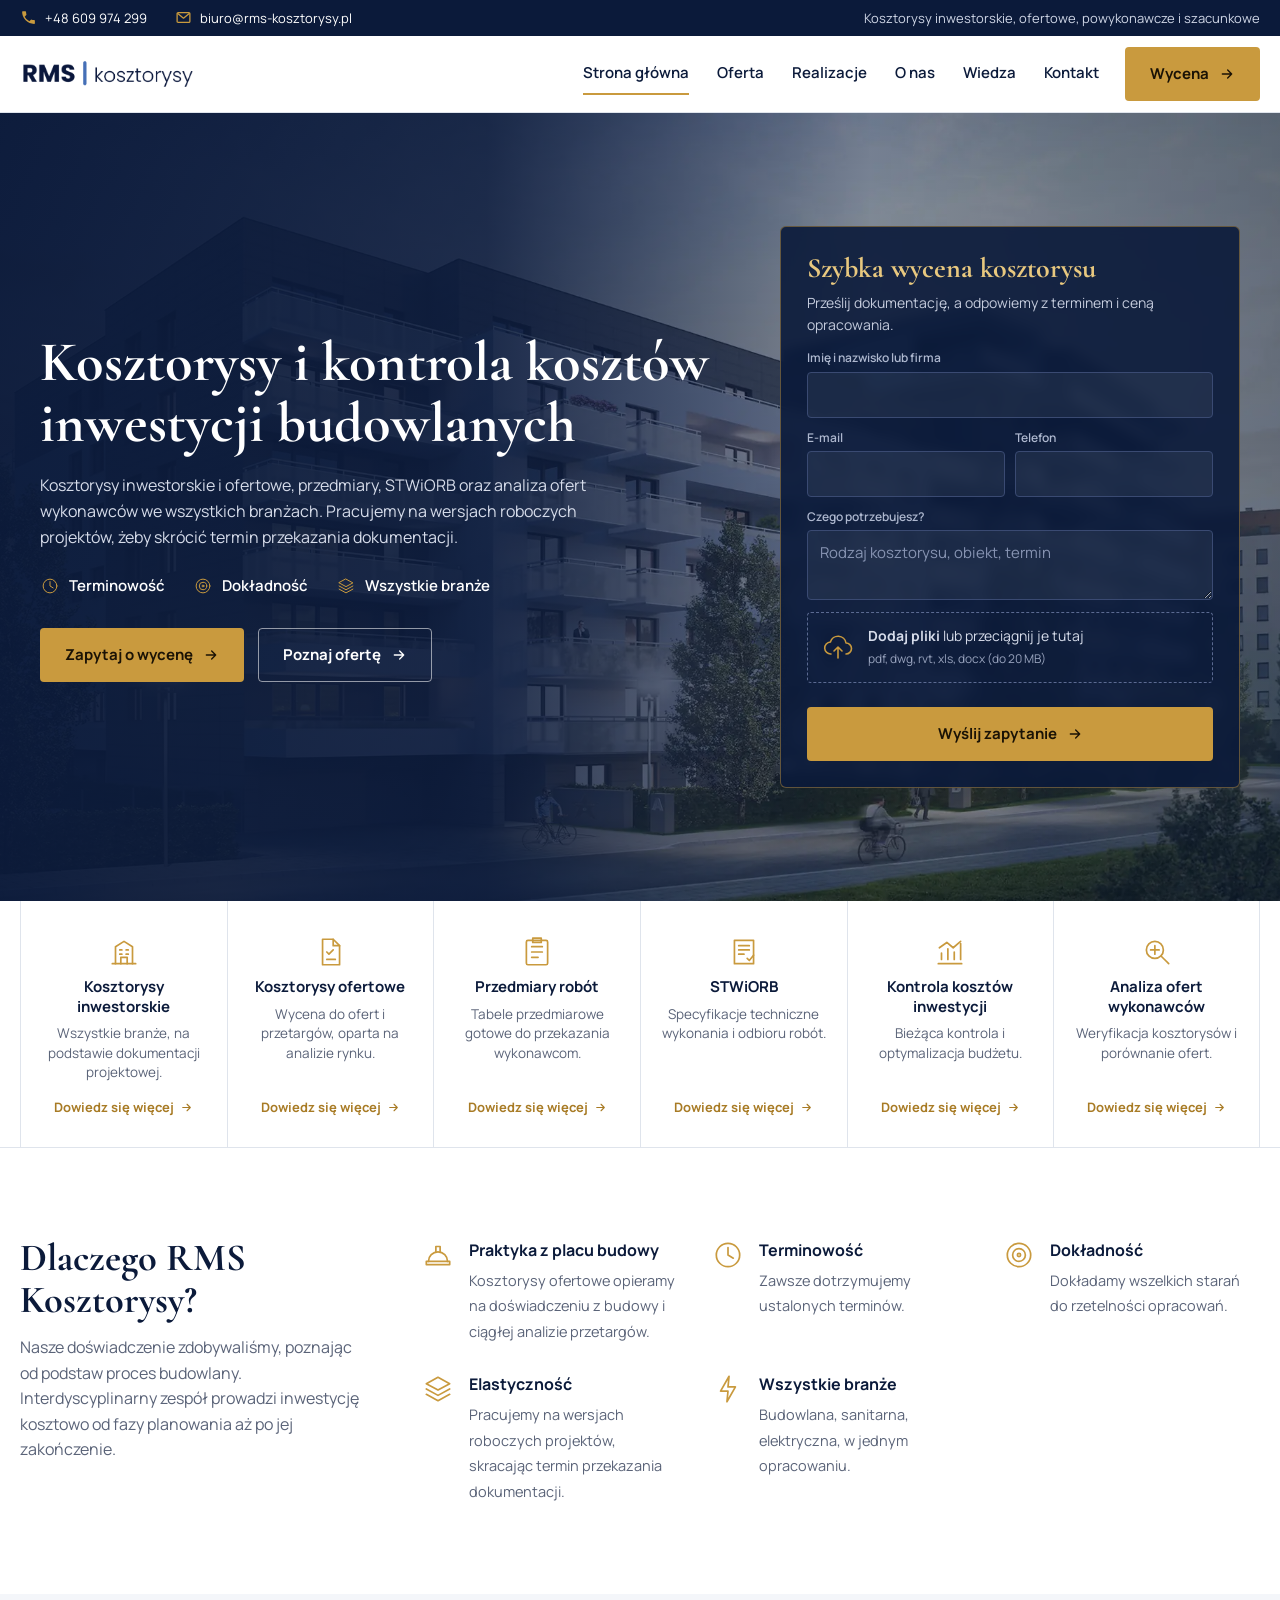
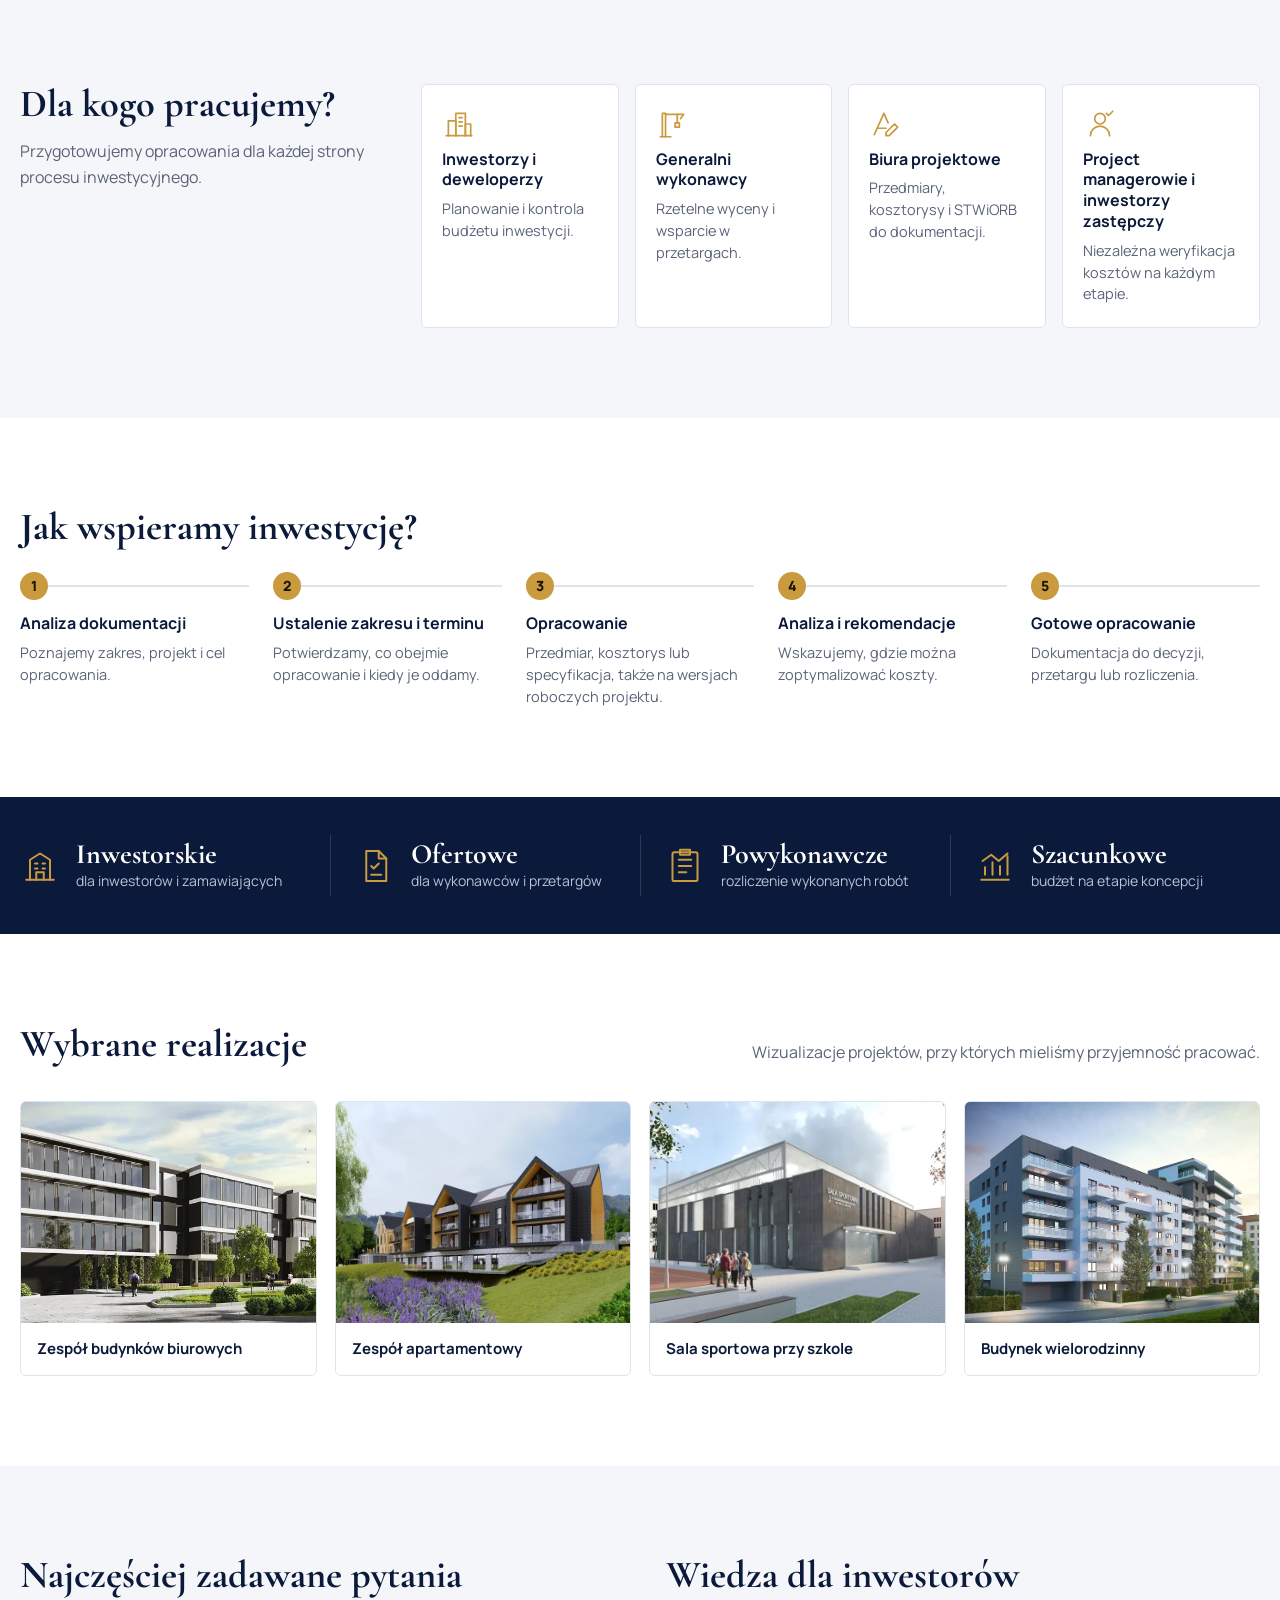
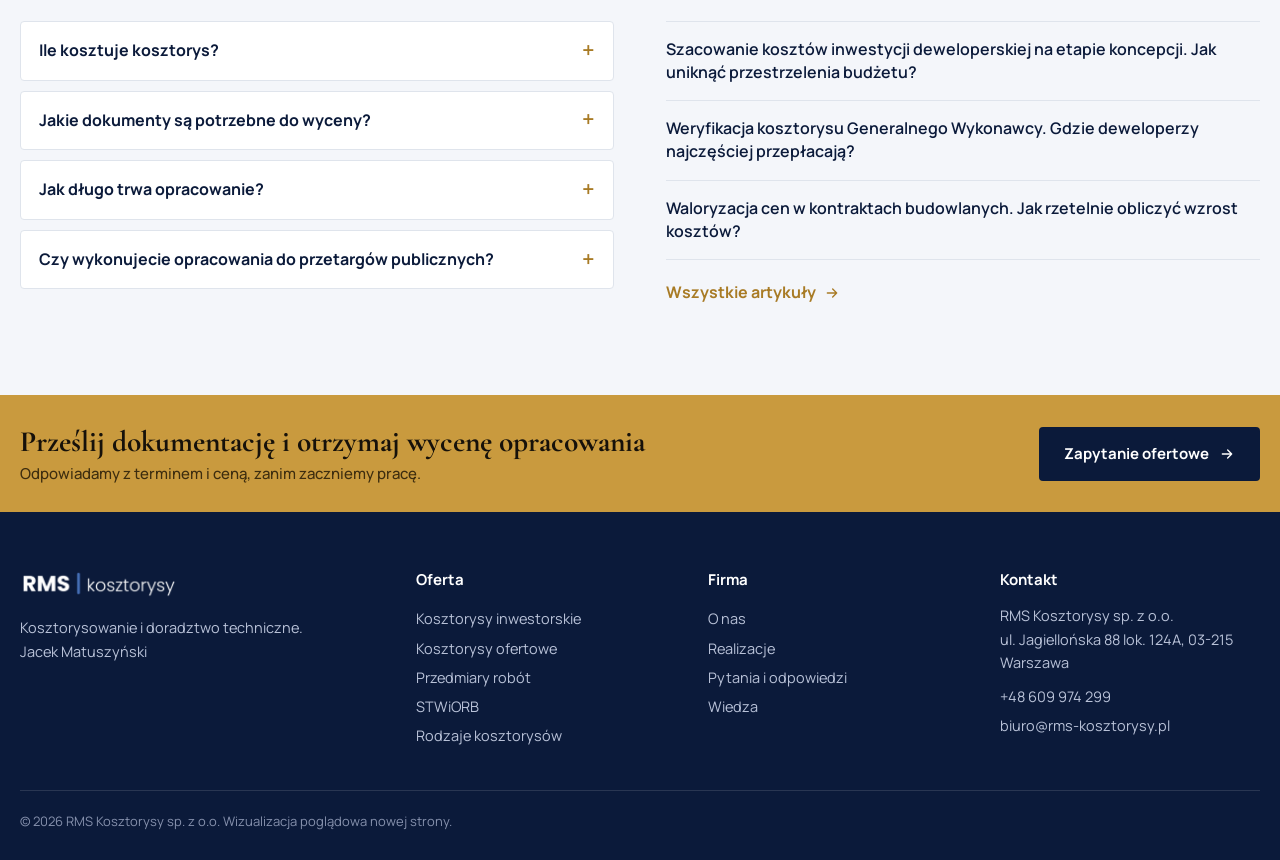
<file: index.html>
<!doctype html>
<html lang="pl">
<head>
<meta charset="utf-8">
<meta name="viewport" content="width=device-width, initial-scale=1">
<meta name="robots" content="noindex">
<title>Kosztorysy budowlane, przedmiary, STWiORB Warszawa | RMS Kosztorysy</title>
<meta name="description" content="RMS Kosztorysy - kosztorysy inwestorskie i ofertowe, przedmiary robót, STWiORB, kontrola kosztów i analiza ofert wykonawców. Warszawa.">
<link rel="icon" href="img/favicon.png">
<link rel="preconnect" href="https://fonts.googleapis.com">
<link rel="preconnect" href="https://fonts.gstatic.com" crossorigin>
<link href="https://fonts.googleapis.com/css2?family=Cormorant+Garamond:wght@600;700&family=Manrope:wght@400;500;600;700;800&display=swap" rel="stylesheet">
<link rel="preload" as="image" href="img/hero-szeroki.webp" imagesrcset="img/hero-szeroki-m.webp 900w, img/hero-szeroki.webp 2000w" imagesizes="100vw">
<link rel="stylesheet" href="v2.css">
<!-- Wizualizacja poglądowa (wersja 2, wg wzorów przesłanych przez klienta). Zdjęcia i teksty oferty z rms-kosztorysy.pl.
     PRZYKŁADOWE: podpisy realizacji, odpowiedzi w FAQ, krótkie opisy rodzajów kosztorysów, lista "Dla kogo", 5 kroków współpracy; formularz bez wysyłki. -->
</head>
<body>
<div class="pasek-info">
  <div class="wrap pasek-info-in">
    <a href="tel:+48609974299"><svg class="ico-s" aria-hidden="true"><use href="icons.svg#i-tel"/></svg>+48 609 974 299</a>
    <a href="mailto:biuro@rms-kosztorysy.pl"><svg class="ico-s" aria-hidden="true"><use href="icons.svg#i-mail"/></svg>biuro@rms-kosztorysy.pl</a>
    <span class="pasek-info-p">Kosztorysy inwestorskie, ofertowe, powykonawcze i szacunkowe</span>
  </div>
</div>
<header class="top" id="top">
  <div class="wrap top-in">
    <a href="index.html" class="logo" aria-label="RMS Kosztorysy - strona główna"><img src="img/logo-rms.png" alt="RMS kosztorysy" width="489" height="100"></a>
    <nav class="menu" id="menu" aria-label="Menu główne">
      <a href="index.html" class="akt" aria-current="page">Strona główna</a>
      <a href="oferta.html">Oferta</a>
      <a href="index.html#realizacje">Realizacje</a>
      <a href="index.html#dlaczego">O nas</a>
      <a href="index.html#wiedza">Wiedza</a>
      <a href="kontakt.html">Kontakt</a>
    </nav>
    <a class="btn btn-zloty top-cta" href="kontakt.html">Wycena <svg class="strz" aria-hidden="true"><use href="icons.svg#i-strzalka"/></svg></a>
    <a class="tel-ikona" href="tel:+48609974299" aria-label="Zadzwoń: +48 609 974 299"><svg class="ico-s" aria-hidden="true"><use href="icons.svg#i-tel"/></svg></a>
    <button class="burger" id="burger" aria-label="Otwórz menu" aria-expanded="false" aria-controls="menu"><span></span><span></span><span></span></button>
  </div>
</header>
<main>
<section class="hero">
  <div class="hero-ekran">
    <figure class="hero-foto"><img src="img/hero-szeroki.webp" srcset="img/hero-szeroki-m.webp 900w, img/hero-szeroki.webp 2000w" sizes="100vw" alt="Wizualizacja budynków mieszkalnych wielorodzinnych" width="2000" height="1125"></figure>
    <div class="hero-txt">
      <h1>Kosztorysy i kontrola kosztów inwestycji budowlanych</h1>
      <p class="lead">Kosztorysy inwestorskie i ofertowe, przedmiary, STWiORB oraz analiza ofert wykonawców we wszystkich branżach.<span class="lead-dl"> Pracujemy na wersjach roboczych projektów, żeby skrócić termin przekazania dokumentacji.</span></p>
      <ul class="hero-cechy">
        <li><svg class="ico-s" aria-hidden="true"><use href="icons.svg#i-zegar"/></svg>Terminowość</li>
        <li><svg class="ico-s" aria-hidden="true"><use href="icons.svg#i-cel"/></svg>Dokładność</li>
        <li><svg class="ico-s" aria-hidden="true"><use href="icons.svg#i-warstwy"/></svg>Wszystkie branże</li>
      </ul>
      <div class="hero-cta">
        <a class="btn btn-zloty" id="hero-cta" href="#wycena">Zapytaj o wycenę <svg class="strz" aria-hidden="true"><use href="icons.svg#i-strzalka"/></svg></a>
        <a class="btn btn-obrys" href="oferta.html">Poznaj ofertę <svg class="strz" aria-hidden="true"><use href="icons.svg#i-strzalka"/></svg></a>
      </div>
    </div>
  </div>
  <div class="hero-form" id="wycena">
    <form class="wycena" id="form-hero" novalidate>
      <h2 class="wycena-tyt">Szybka wycena kosztorysu</h2>
      <p class="wycena-pod">Prześlij dokumentację, a odpowiemy z terminem i ceną opracowania.</p>
      <div class="pola">
        <label><span>Imię i nazwisko lub firma</span><input name="kto" autocomplete="name" required></label>
        <label><span>E-mail</span><input name="email" type="email" autocomplete="email"></label>
        <label><span>Telefon</span><input name="tel" type="tel" autocomplete="tel"></label>
        
        <label class="pole-szer"><span>Czego potrzebujesz?</span><textarea name="opis" rows="2" placeholder="Rodzaj kosztorysu, obiekt, termin"></textarea></label>
      </div>
      <label class="pliki">
        <input type="file" name="pliki" multiple accept=".pdf,.dwg,.rvt,.xls,.xlsx,.doc,.docx,.zip">
        <svg class="ico-plik" aria-hidden="true"><use href="icons.svg#i-chmura"/></svg>
        <span><strong>Dodaj pliki</strong> lub przeciągnij je tutaj<br><small>pdf, dwg, rvt, xls, docx (do 20 MB)</small></span>
      </label>
      <ul class="lista-plikow" aria-live="polite"></ul>
      <button class="btn btn-zloty" type="submit">Wyślij zapytanie <svg class="strz" aria-hidden="true"><use href="icons.svg#i-strzalka"/></svg></button>
      <p class="form-info" role="status"></p>
    </form>
  </div>
</section>

<section class="uslugi-pas" aria-label="Usługi">
  <div class="wrap uslugi-siatka">
    <a class="usluga" href="oferta.html#inwestorskie"><svg class="ico" aria-hidden="true"><use href="icons.svg#i-inwest"/></svg><strong>Kosztorysy inwestorskie</strong><span>Wszystkie branże, na podstawie dokumentacji projektowej.</span><em>Dowiedz się więcej <svg class="strz" aria-hidden="true"><use href="icons.svg#i-strzalka"/></svg></em></a>
    <a class="usluga" href="oferta.html#ofertowe"><svg class="ico" aria-hidden="true"><use href="icons.svg#i-ofert"/></svg><strong>Kosztorysy ofertowe</strong><span>Wycena do ofert i przetargów, oparta na analizie rynku.</span><em>Dowiedz się więcej <svg class="strz" aria-hidden="true"><use href="icons.svg#i-strzalka"/></svg></em></a>
    <a class="usluga" href="oferta.html#przedmiary"><svg class="ico" aria-hidden="true"><use href="icons.svg#i-przedmiar"/></svg><strong>Przedmiary robót</strong><span>Tabele przedmiarowe gotowe do przekazania wykonawcom.</span><em>Dowiedz się więcej <svg class="strz" aria-hidden="true"><use href="icons.svg#i-strzalka"/></svg></em></a>
    <a class="usluga" href="oferta.html#stwiorb"><svg class="ico" aria-hidden="true"><use href="icons.svg#i-stwiorb"/></svg><strong>STWiORB</strong><span>Specyfikacje techniczne wykonania i odbioru robót.</span><em>Dowiedz się więcej <svg class="strz" aria-hidden="true"><use href="icons.svg#i-strzalka"/></svg></em></a>
    <a class="usluga" href="oferta.html#kontrola"><svg class="ico" aria-hidden="true"><use href="icons.svg#i-kontrola"/></svg><strong>Kontrola kosztów inwestycji</strong><span>Bieżąca kontrola i optymalizacja budżetu.</span><em>Dowiedz się więcej <svg class="strz" aria-hidden="true"><use href="icons.svg#i-strzalka"/></svg></em></a>
    <a class="usluga" href="oferta.html#analiza"><svg class="ico" aria-hidden="true"><use href="icons.svg#i-analiza"/></svg><strong>Analiza ofert wykonawców</strong><span>Weryfikacja kosztorysów i porównanie ofert.</span><em>Dowiedz się więcej <svg class="strz" aria-hidden="true"><use href="icons.svg#i-strzalka"/></svg></em></a>
  </div>
</section>

<section class="sekcja dlaczego" id="dlaczego">
  <div class="wrap dwie">
    <div class="dwie-l">
      <h2>Dlaczego RMS Kosztorysy?</h2>
      <p>Nasze doświadczenie zdobywaliśmy, poznając od podstaw proces budowlany. Interdyscyplinarny zespół prowadzi inwestycję kosztowo od fazy planowania aż po jej zakończenie.</p>
    </div>
    <ul class="powody">
      <li><svg class="ico" aria-hidden="true"><use href="icons.svg#i-kask"/></svg><div><strong>Praktyka z placu budowy</strong><span>Kosztorysy ofertowe opieramy na doświadczeniu z budowy i ciągłej analizie przetargów.</span></div></li>
      <li><svg class="ico" aria-hidden="true"><use href="icons.svg#i-zegar"/></svg><div><strong>Terminowość</strong><span>Zawsze dotrzymujemy ustalonych terminów.</span></div></li>
      <li><svg class="ico" aria-hidden="true"><use href="icons.svg#i-cel"/></svg><div><strong>Dokładność</strong><span>Dokładamy wszelkich starań do rzetelności opracowań.</span></div></li>
      <li><svg class="ico" aria-hidden="true"><use href="icons.svg#i-warstwy"/></svg><div><strong>Elastyczność</strong><span>Pracujemy na wersjach roboczych projektów, skracając termin przekazania dokumentacji.</span></div></li>
      <li><svg class="ico" aria-hidden="true"><use href="icons.svg#i-branze"/></svg><div><strong>Wszystkie branże</strong><span>Budowlana, sanitarna, elektryczna, w jednym opracowaniu.</span></div></li>
    </ul>
  </div>
</section>

<section class="sekcja dlakogo">
  <div class="wrap dwie">
    <div class="dwie-l">
      <h2>Dla kogo pracujemy?</h2>
      <p>Przygotowujemy opracowania dla każdej strony procesu inwestycyjnego.</p>
    </div>
    <ul class="kto">
      <li><svg class="ico" aria-hidden="true"><use href="icons.svg#i-deweloper"/></svg><strong>Inwestorzy i deweloperzy</strong><span>Planowanie i kontrola budżetu inwestycji.</span></li>
      <li><svg class="ico" aria-hidden="true"><use href="icons.svg#i-gw"/></svg><strong>Generalni wykonawcy</strong><span>Rzetelne wyceny i wsparcie w przetargach.</span></li>
      <li><svg class="ico" aria-hidden="true"><use href="icons.svg#i-projekt"/></svg><strong>Biura projektowe</strong><span>Przedmiary, kosztorysy i STWiORB do dokumentacji.</span></li>
      <li><svg class="ico" aria-hidden="true"><use href="icons.svg#i-pm"/></svg><strong>Project managerowie i inwestorzy zastępczy</strong><span>Niezależna weryfikacja kosztów na każdym etapie.</span></li>
    </ul>
  </div>
</section>

<section class="sekcja kroki-sek">
  <div class="wrap">
    <h2>Jak wspieramy inwestycję?</h2>
    <ol class="kroki">
      <li><strong>Analiza dokumentacji</strong><span>Poznajemy zakres, projekt i cel opracowania.</span></li>
      <li><strong>Ustalenie zakresu i terminu</strong><span>Potwierdzamy, co obejmie opracowanie i kiedy je oddamy.</span></li>
      <li><strong>Opracowanie</strong><span>Przedmiar, kosztorys lub specyfikacja, także na wersjach roboczych projektu.</span></li>
      <li><strong>Analiza i rekomendacje</strong><span>Wskazujemy, gdzie można zoptymalizować koszty.</span></li>
      <li><strong>Gotowe opracowanie</strong><span>Dokumentacja do decyzji, przetargu lub rozliczenia.</span></li>
    </ol>
  </div>
</section>

<section class="pas-granat" aria-label="Rodzaje kosztorysów">
  <div class="wrap pas-granat-in">
    <!-- Wzór klienta miał tu liczby (projekty, klienci, lata). Nie znamy ich - do uzupełnienia po potwierdzeniu przez klienta. -->
    <div><svg class="ico" aria-hidden="true"><use href="icons.svg#i-inwest"/></svg><strong>Inwestorskie</strong><span>dla inwestorów i zamawiających</span></div>
    <div><svg class="ico" aria-hidden="true"><use href="icons.svg#i-ofert"/></svg><strong>Ofertowe</strong><span>dla wykonawców i przetargów</span></div>
    <div><svg class="ico" aria-hidden="true"><use href="icons.svg#i-przedmiar"/></svg><strong>Powykonawcze</strong><span>rozliczenie wykonanych robót</span></div>
    <div><svg class="ico" aria-hidden="true"><use href="icons.svg#i-kontrola"/></svg><strong>Szacunkowe</strong><span>budżet na etapie koncepcji</span></div>
  </div>
</section>

<section class="sekcja realizacje" id="realizacje">
  <div class="wrap">
    <div class="sek-head">
      <h2>Wybrane realizacje</h2>
      <p>Wizualizacje projektów, przy których mieliśmy przyjemność pracować.</p>
    </div>
    <div class="real-siatka">
      <figure class="real"><img src="img/r-biurowiec-2-m.webp" alt="Wizualizacja budynków biurowych" loading="lazy" width="800" height="364"><figcaption>Zespół budynków biurowych</figcaption></figure>
      <figure class="real"><img src="img/r-gory-1-m.webp" alt="Wizualizacja zespołu apartamentowego w górach" loading="lazy" width="800" height="514"><figcaption>Zespół apartamentowy</figcaption></figure>
      <figure class="real"><img src="img/r-sala-sportowa-m.webp" alt="Wizualizacja sali sportowej przy szkole" loading="lazy" width="800" height="500"><figcaption>Sala sportowa przy szkole</figcaption></figure>
      <figure class="real"><img src="img/r-blok-wieczor-m.webp" alt="Wizualizacja budynku wielorodzinnego" loading="lazy" width="800" height="543"><figcaption>Budynek wielorodzinny</figcaption></figure>
    </div>
  </div>
</section>

<section class="sekcja faq-wiedza">
  <div class="wrap dwie dwie-rowne">
    <div id="faq">
      <h2>Najczęściej zadawane pytania</h2>
      <div class="faq">
        <details><summary>Ile kosztuje kosztorys?</summary><p>Cena zależy od rodzaju opracowania, wielkości obiektu i liczby branż. Po przesłaniu dokumentacji podajemy cenę i termin, zanim zaczniemy pracę.</p></details>
        <details><summary>Jakie dokumenty są potrzebne do wyceny?</summary><p>Najlepiej projekt w formacie PDF, DWG lub RVT oraz opis zakresu. Jeśli jest istniejący przedmiar albo kosztorys, warto go dołączyć.</p></details>
        <details><summary>Jak długo trwa opracowanie?</summary><p>Termin ustalamy przy wycenie i zawsze go dotrzymujemy. Możemy pracować na wersjach roboczych projektu, co skraca czas oddania dokumentacji.</p></details>
        <details><summary>Czy wykonujecie opracowania do przetargów publicznych?</summary><p>Tak. Przygotowujemy kosztorysy inwestorskie, przedmiary i specyfikacje techniczne, które są nieodzownym elementem dokumentacji w zamówieniach publicznych.</p></details>
      </div>
    </div>
    <div id="wiedza">
      <h2>Wiedza dla inwestorów</h2>
      <ul class="wpisy">
        <li><a href="https://rms-kosztorysy.pl/szacowanie-kosztow-inwestycji-deweloperskiej-na-etapie-koncepcji-jak-uniknac-przestrzelenia-budzetu-budynku-wielorodzinnego/">Szacowanie kosztów inwestycji deweloperskiej na etapie koncepcji. Jak uniknąć przestrzelenia budżetu?</a></li>
        <li><a href="https://rms-kosztorysy.pl/weryfikacja-kosztorysu-generalnego-wykonawcy-gdzie-deweloperzy-najczesciej-przeplacaja-przy-kontraktacji/">Weryfikacja kosztorysu Generalnego Wykonawcy. Gdzie deweloperzy najczęściej przepłacają?</a></li>
        <li><a href="https://rms-kosztorysy.pl/waloryzacja-cen-w-kontraktach-budowlanych-jak-deweloper-i-wykonawca-powinni-rzetelnie-obliczyc-wzrost-kosztow-inwestycji/">Waloryzacja cen w kontraktach budowlanych. Jak rzetelnie obliczyć wzrost kosztów?</a></li>
      </ul>
      <a class="link-zloty" href="https://rms-kosztorysy.pl/blog/">Wszystkie artykuły <svg class="strz" aria-hidden="true"><use href="icons.svg#i-strzalka"/></svg></a>
    </div>
  </div>
</section>
</main>

<section class="cta-zloty">
  <div class="wrap cta-zloty-in">
    <p class="cta-zloty-txt">Prześlij dokumentację i otrzymaj wycenę opracowania<small>Odpowiadamy z terminem i ceną, zanim zaczniemy pracę.</small></p>
    <a class="btn btn-granat" href="kontakt.html">Zapytanie ofertowe <svg class="strz" aria-hidden="true"><use href="icons.svg#i-strzalka"/></svg></a>
  </div>
</section>
<footer class="stopka">
  <div class="wrap stopka-kol">
    <div class="stopka-firma">
      <img src="img/logo-rms-biale.png" alt="RMS kosztorysy" width="318" height="65">
      <p>Kosztorysowanie i doradztwo techniczne.<br>Jacek Matuszyński</p>
    </div>
    <div>
      <h3>Oferta</h3>
      <a href="oferta.html#inwestorskie">Kosztorysy inwestorskie</a>
      <a href="oferta.html#ofertowe">Kosztorysy ofertowe</a>
      <a href="oferta.html#przedmiary">Przedmiary robót</a>
      <a href="oferta.html#stwiorb">STWiORB</a>
      <a href="oferta.html#rodzaje">Rodzaje kosztorysów</a>
    </div>
    <div>
      <h3>Firma</h3>
      <a href="index.html#dlaczego">O nas</a>
      <a href="index.html#realizacje">Realizacje</a>
      <a href="index.html#faq">Pytania i odpowiedzi</a>
      <a href="index.html#wiedza">Wiedza</a>
    </div>
    <div class="stopka-kontakt">
      <h3>Kontakt</h3>
      <p>RMS Kosztorysy sp. z o.o.<br>ul. Jagiellońska 88 lok. 124A, 03-215 Warszawa</p>
      <a href="tel:+48609974299">+48 609 974 299</a>
      <a href="mailto:biuro@rms-kosztorysy.pl">biuro@rms-kosztorysy.pl</a>
    </div>
  </div>
  <div class="wrap stopka-dol">© <span class="rok">2026</span> RMS Kosztorysy sp. z o.o. Wizualizacja poglądowa nowej strony.</div>
</footer>
<div class="mob" id="mob">
  <a href="tel:+48609974299" class="mob-tel">Zadzwoń</a>
  <a href="kontakt.html" class="mob-cta">Zapytanie ofertowe</a>
</div>
<script src="v2.js"></script>
</body>
</html>
</file>
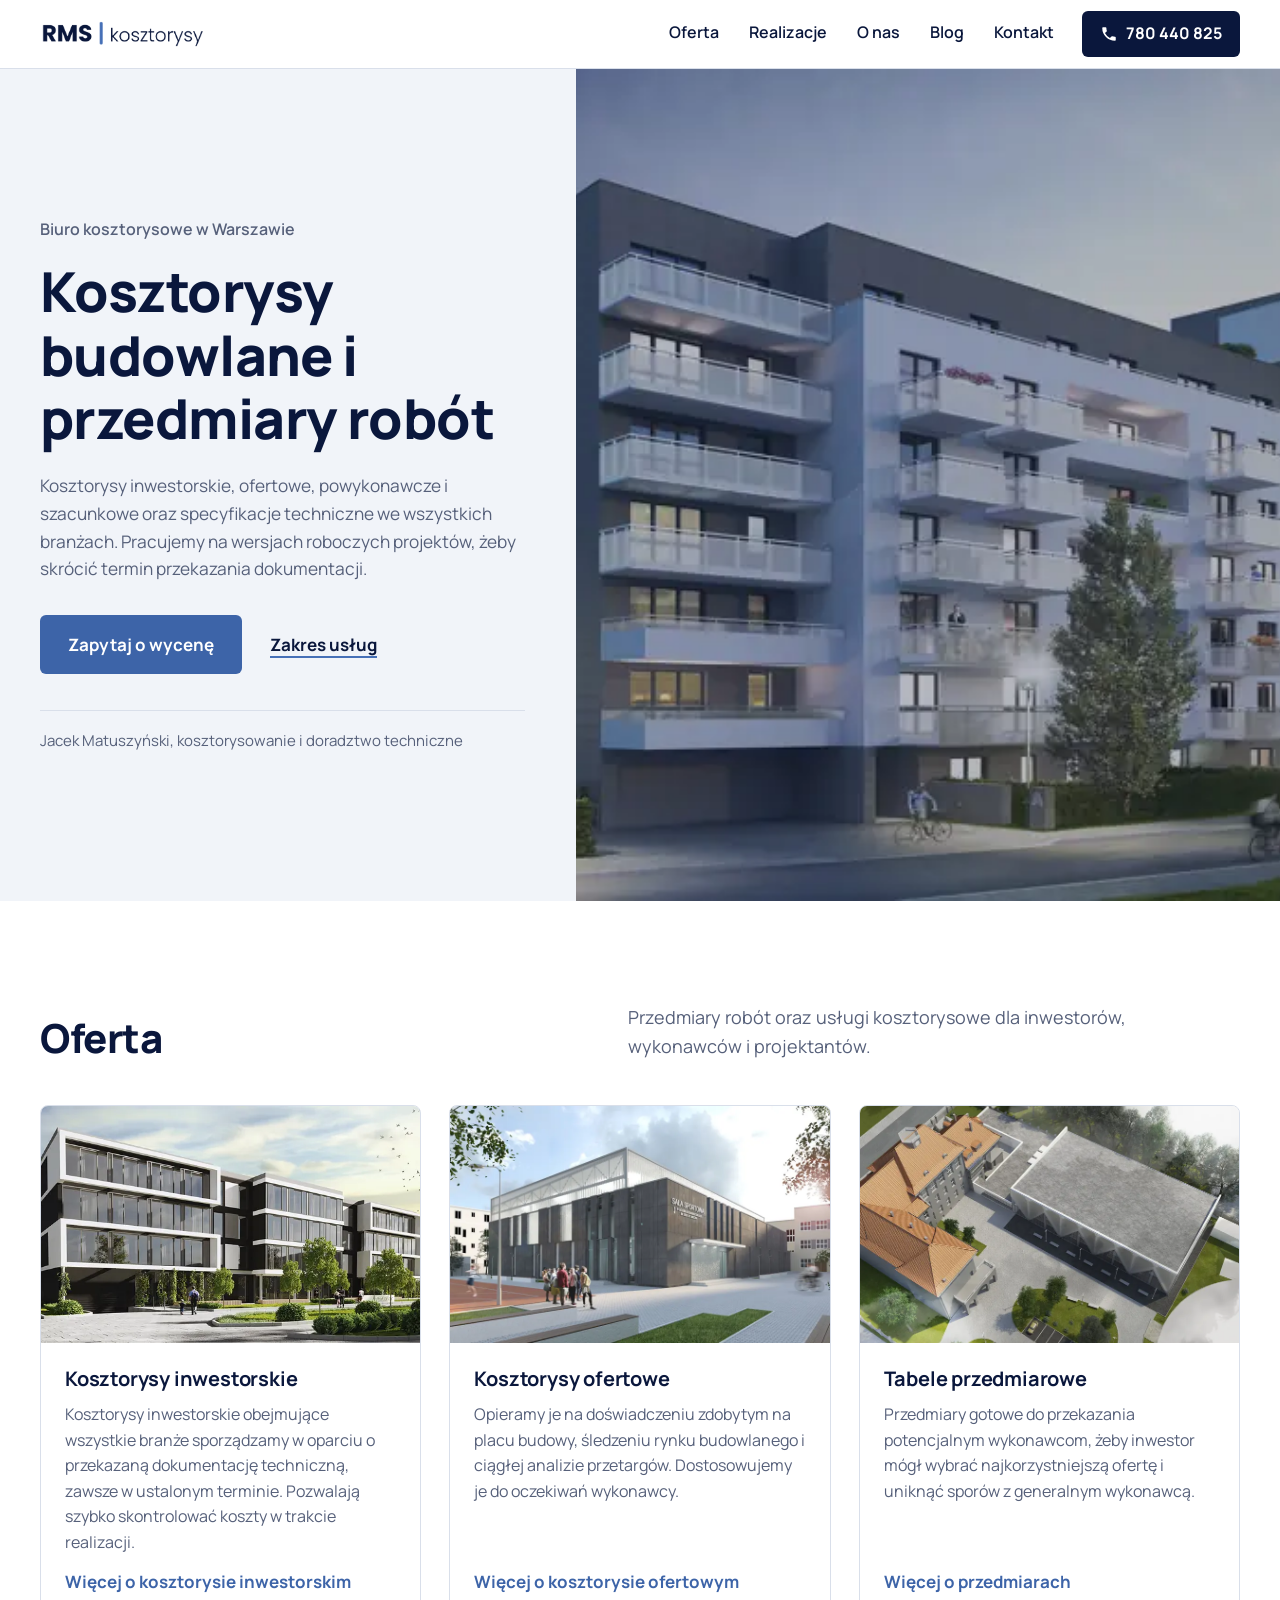
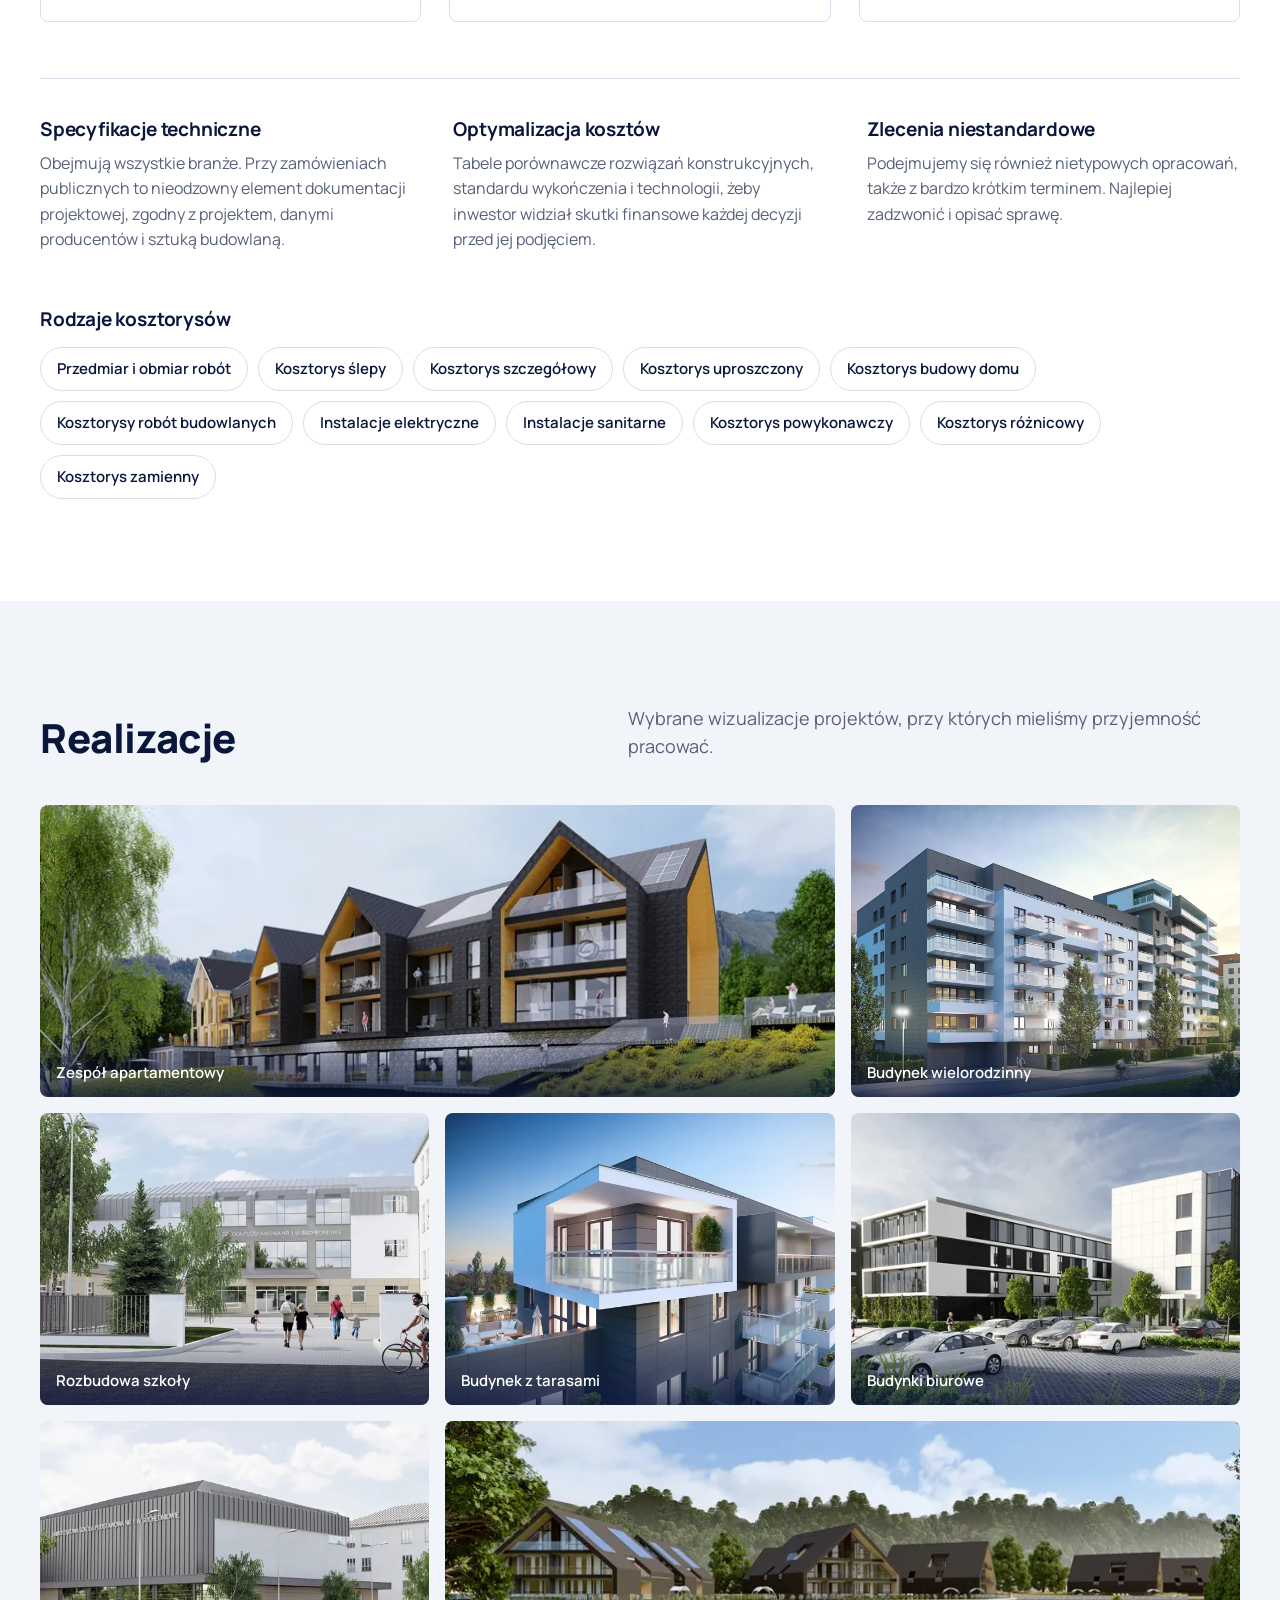
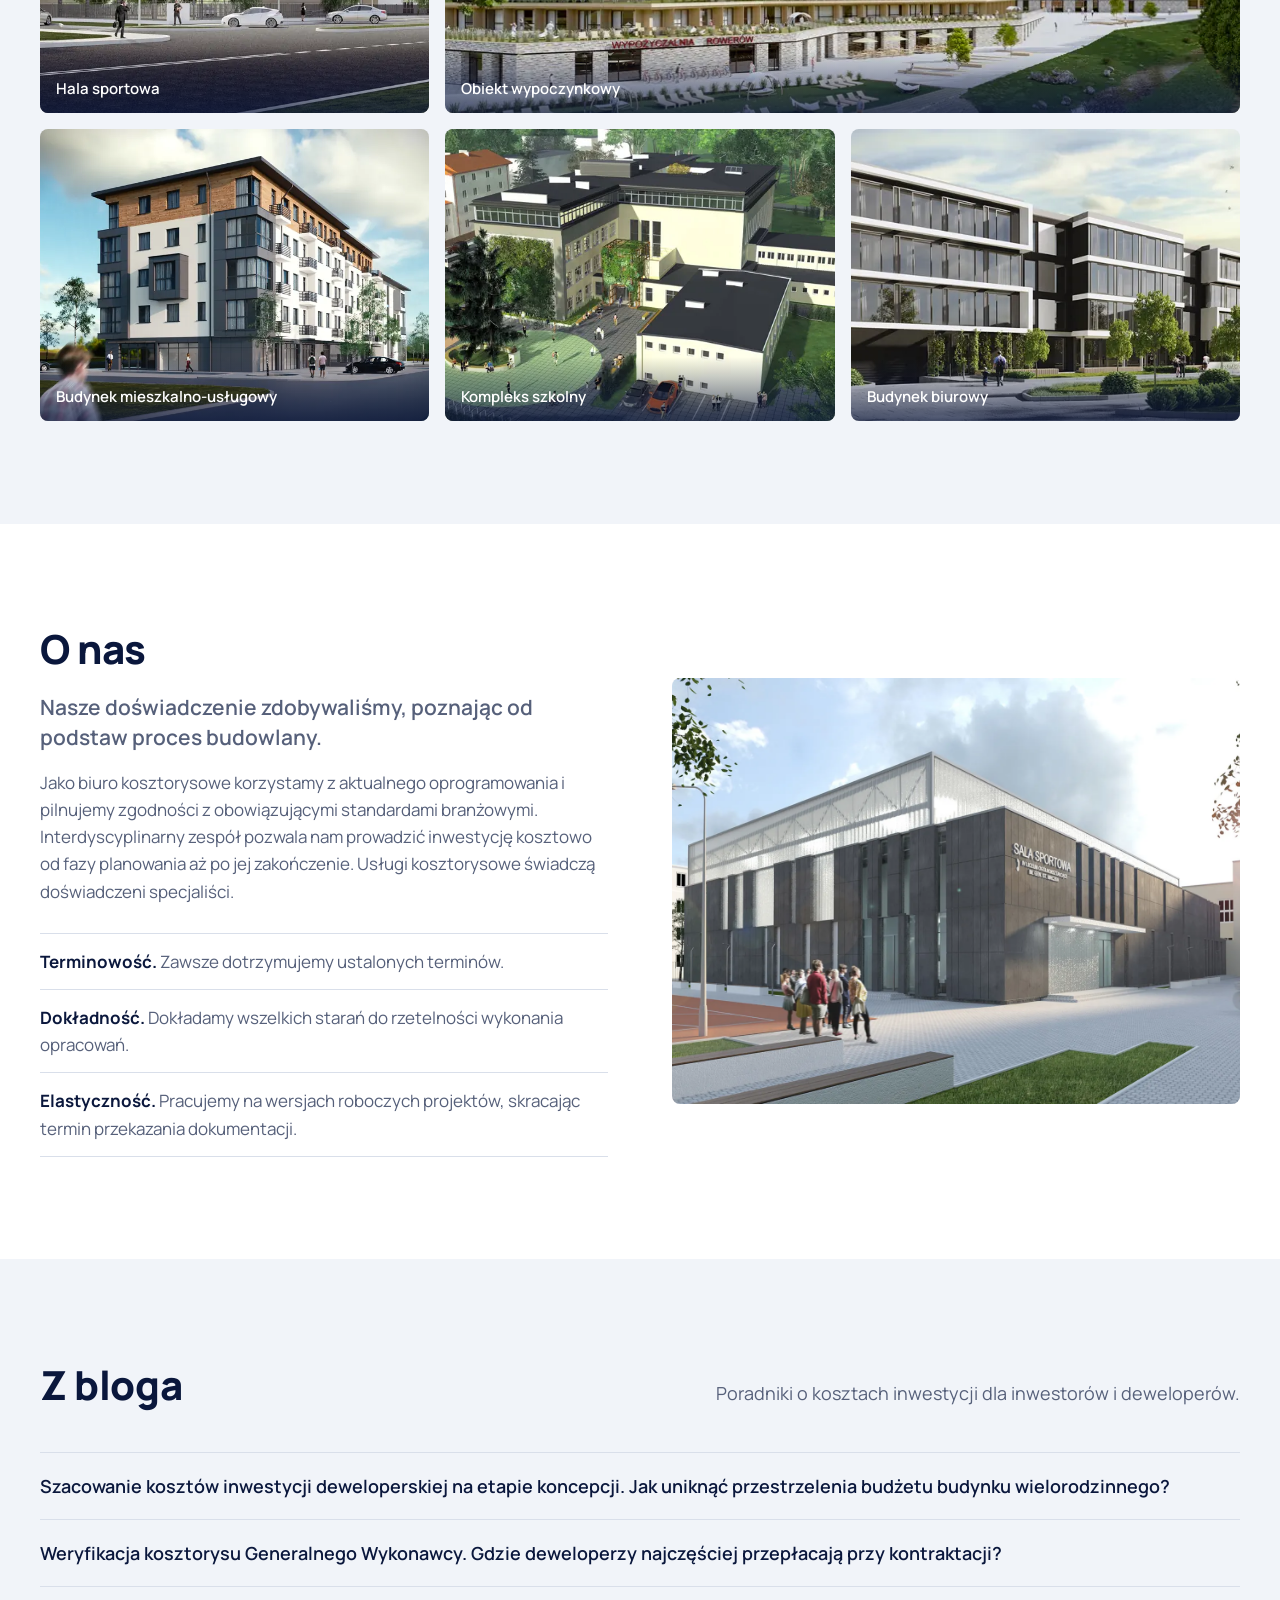
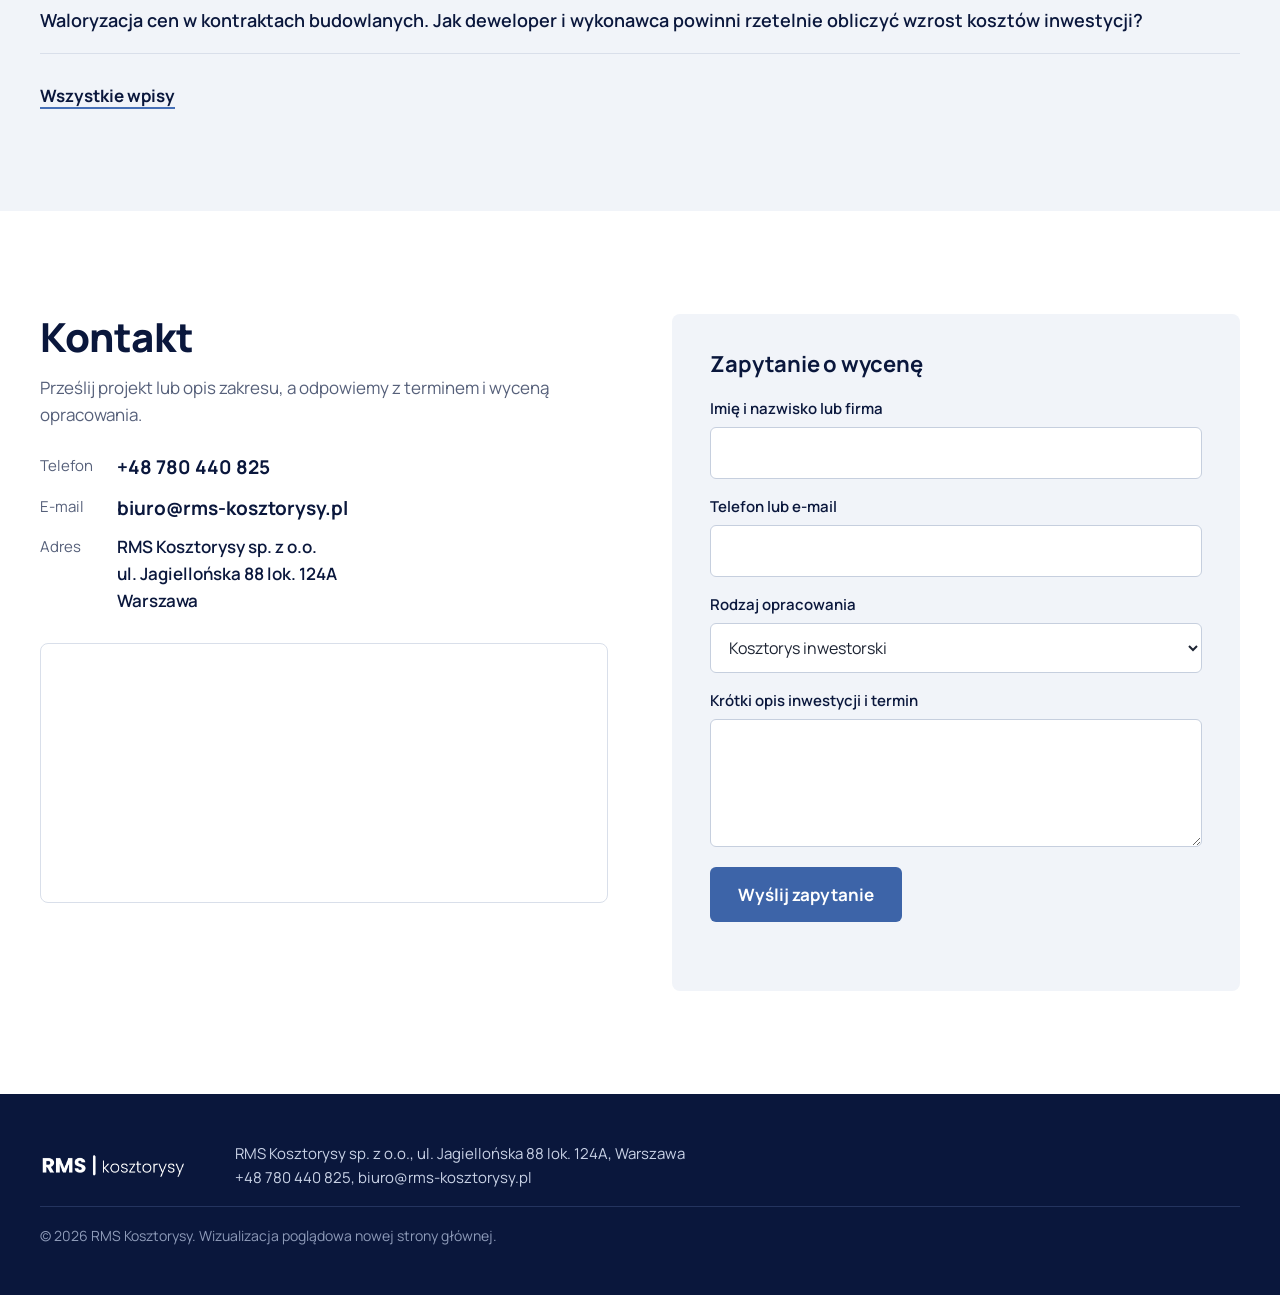
<file: v1/index.html>
<!doctype html>
<html lang="pl">
<head>
<meta charset="utf-8">
<meta name="viewport" content="width=device-width, initial-scale=1">
<meta name="robots" content="noindex">
<title>Kosztorysy budowlane i przedmiary Warszawa | RMS Kosztorysy</title>
<meta name="description" content="RMS Kosztorysy - kosztorysy inwestorskie, ofertowe, powykonawcze i szacunkowe, przedmiary robót oraz specyfikacje techniczne we wszystkich branżach. Warszawa.">
<link rel="icon" href="../img/favicon.png">
<link rel="preconnect" href="https://fonts.googleapis.com">
<link rel="preconnect" href="https://fonts.gstatic.com" crossorigin>
<link href="https://fonts.googleapis.com/css2?family=Manrope:wght@400;500;600;700;800&display=swap" rel="stylesheet">
<link rel="preload" as="image" href="../img/hero.webp" imagesrcset="../img/hero-m.webp 800w, ../img/hero.webp 1600w" imagesizes="(max-width:760px) 100vw, 55vw">
<link rel="stylesheet" href="style.css">
<!-- Wizualizacja poglądowa nowej strony głównej RMS Kosztorysy. Teksty i zdjęcia pochodzą z obecnej strony rms-kosztorysy.pl.
     PRZYKŁADOWE: podpisy zdjęć w realizacjach (opis tego, co widać na wizualizacji, bez nazw inwestycji), formularz zapytania (bez wysyłki). -->
</head>
<body>

<header class="top" id="top">
  <div class="wrap top-in">
    <a href="#top" class="logo" aria-label="RMS Kosztorysy - strona główna"><img src="../img/logo-rms.png" alt="RMS kosztorysy" width="489" height="100"></a>
    <nav class="menu" id="menu" aria-label="Menu główne">
      <a href="#oferta">Oferta</a>
      <a href="#realizacje">Realizacje</a>
      <a href="#o-nas">O nas</a>
      <a href="#blog">Blog</a>
      <a href="#kontakt">Kontakt</a>
    </nav>
    <a class="tel-top" href="tel:+48780440825" aria-label="Zadzwoń: 780 440 825">
      <svg viewBox="0 0 24 24" aria-hidden="true"><path d="M6.6 10.8a15.1 15.1 0 0 0 6.6 6.6l2.2-2.2c.3-.3.7-.4 1-.2 1.1.4 2.3.6 3.6.6.6 0 1 .4 1 1V20c0 .6-.4 1-1 1A17 17 0 0 1 3 4c0-.6.4-1 1-1h3.5c.6 0 1 .4 1 1 0 1.3.2 2.5.6 3.6.1.3 0 .7-.2 1z"/></svg>
      <span>780 440 825</span>
    </a>
    <button class="burger" id="burger" aria-label="Otwórz menu" aria-expanded="false" aria-controls="menu"><span></span><span></span><span></span></button>
  </div>
</header>

<main>
<section class="hero">
  <figure class="hero-foto">
    <img src="../img/hero.webp" srcset="../img/hero-m.webp 800w, ../img/hero.webp 1600w" sizes="(max-width:760px) 100vw, 55vw" alt="Wizualizacja budynku mieszkalnego wielorodzinnego" width="1600" height="900">
  </figure>
  <div class="hero-in">
    <p class="hero-adres">Biuro kosztorysowe w Warszawie</p>
    <h1>Kosztorysy budowlane i przedmiary robót</h1>
    <p class="lead">Kosztorysy inwestorskie, ofertowe, powykonawcze i szacunkowe oraz specyfikacje techniczne we wszystkich branżach.<span class="lead-dl"> Pracujemy na wersjach roboczych projektów, żeby skrócić termin przekazania dokumentacji.</span></p>
    <div class="hero-cta">
      <a class="btn" id="hero-cta" href="#kontakt">Zapytaj o wycenę</a>
      <a class="link-plain" href="#oferta">Zakres usług</a>
    </div>
    <p class="hero-osoba">Jacek Matuszyński, kosztorysowanie i doradztwo techniczne</p>
  </div>
</section>

<section class="sekcja oferta" id="oferta">
  <div class="wrap">
    <div class="sekcja-head">
      <h2>Oferta</h2>
      <p>Przedmiary robót oraz usługi kosztorysowe dla inwestorów, wykonawców i projektantów.</p>
    </div>

    <div class="kafle">
      <article class="kafel">
        <img src="../img/r-biurowiec-2-m.webp" alt="Wizualizacja zespołu budynków biurowych" loading="lazy" width="800" height="364">
        <div class="kafel-txt">
          <h3>Kosztorysy inwestorskie</h3>
          <p>Kosztorysy inwestorskie obejmujące wszystkie branże sporządzamy w oparciu o przekazaną dokumentację techniczną, zawsze w ustalonym terminie. Pozwalają szybko skontrolować koszty w trakcie realizacji.</p>
          <a href="https://rms-kosztorysy.pl/kosztorysy-inwestorskie/">Więcej o kosztorysie inwestorskim</a>
        </div>
      </article>
      <article class="kafel">
        <img src="../img/r-sala-sportowa-m.webp" alt="Wizualizacja sali sportowej przy szkole" loading="lazy" width="800" height="500">
        <div class="kafel-txt">
          <h3>Kosztorysy ofertowe</h3>
          <p>Opieramy je na doświadczeniu zdobytym na placu budowy, śledzeniu rynku budowlanego i ciągłej analizie przetargów. Dostosowujemy je do oczekiwań wykonawcy.</p>
          <a href="https://rms-kosztorysy.pl/kosztorys-ofertowy/">Więcej o kosztorysie ofertowym</a>
        </div>
      </article>
      <article class="kafel">
        <img src="../img/r-lotnicze-m.webp" alt="Wizualizacja z lotu ptaka budynku szkolnego z nową halą" loading="lazy" width="800" height="565">
        <div class="kafel-txt">
          <h3>Tabele przedmiarowe</h3>
          <p>Przedmiary gotowe do przekazania potencjalnym wykonawcom, żeby inwestor mógł wybrać najkorzystniejszą ofertę i uniknąć sporów z generalnym wykonawcą.</p>
          <a href="https://rms-kosztorysy.pl/przedmiar-i-obmiar-robot/">Więcej o przedmiarach</a>
        </div>
      </article>
    </div>

    <div class="uslugi">
      <div>
        <h3>Specyfikacje techniczne</h3>
        <p>Obejmują wszystkie branże. Przy zamówieniach publicznych to nieodzowny element dokumentacji projektowej, zgodny z projektem, danymi producentów i sztuką budowlaną.</p>
      </div>
      <div>
        <h3>Optymalizacja kosztów</h3>
        <p>Tabele porównawcze rozwiązań konstrukcyjnych, standardu wykończenia i technologii, żeby inwestor widział skutki finansowe każdej decyzji przed jej podjęciem.</p>
      </div>
      <div>
        <h3>Zlecenia niestandardowe</h3>
        <p>Podejmujemy się również nietypowych opracowań, także z bardzo krótkim terminem. Najlepiej zadzwonić i opisać sprawę.</p>
      </div>
    </div>

    <div class="rodzaje">
      <h3>Rodzaje kosztorysów</h3>
      <div class="chipy">
        <a href="https://rms-kosztorysy.pl/przedmiar-i-obmiar-robot/">Przedmiar i obmiar robót</a>
        <a href="https://rms-kosztorysy.pl/kosztorys-slepy/">Kosztorys ślepy</a>
        <a href="https://rms-kosztorysy.pl/kosztorys-szczegolowy/">Kosztorys szczegółowy</a>
        <a href="https://rms-kosztorysy.pl/kosztorys-uproszczony/">Kosztorys uproszczony</a>
        <a href="https://rms-kosztorysy.pl/kosztorys-budowy-domu/">Kosztorys budowy domu</a>
        <a href="https://rms-kosztorysy.pl/kosztorysy-robot-budowlanych/">Kosztorysy robót budowlanych</a>
        <a href="https://rms-kosztorysy.pl/kosztorysy-instalacji-elektrycznej/">Instalacje elektryczne</a>
        <a href="https://rms-kosztorysy.pl/kosztorysy-sanitarne/">Instalacje sanitarne</a>
        <a href="https://rms-kosztorysy.pl/kosztorys-powykonawczy/">Kosztorys powykonawczy</a>
        <a href="https://rms-kosztorysy.pl/kosztorys-roznicowy/">Kosztorys różnicowy</a>
        <a href="https://rms-kosztorysy.pl/kosztorys-zamienny/">Kosztorys zamienny</a>
      </div>
    </div>
  </div>
</section>

<section class="sekcja realizacje" id="realizacje">
  <div class="wrap">
    <div class="sekcja-head">
      <h2>Realizacje</h2>
      <p>Wybrane wizualizacje projektów, przy których mieliśmy przyjemność pracować.</p>
    </div>
    <div class="galeria" id="galeria">
      <a class="g g-duzy" href="../img/r-gory-1.webp"><img src="../img/r-gory-1-m.webp" alt="Wizualizacja budynków apartamentowych w górach" loading="lazy" width="800" height="514"><span>Zespół apartamentowy</span></a>
      <a class="g" href="../img/r-blok-wieczor.webp"><img src="../img/r-blok-wieczor-m.webp" alt="Wizualizacja budynku wielorodzinnego wieczorem" loading="lazy" width="800" height="543"><span>Budynek wielorodzinny</span></a>
      <a class="g" href="../img/r-szkola-wejscie.webp"><img src="../img/r-szkola-wejscie-m.webp" alt="Wizualizacja wejścia do budynku szkoły" loading="lazy" width="800" height="450"><span>Rozbudowa szkoły</span></a>
      <a class="g" href="../img/r-apartamenty.webp"><img src="../img/r-apartamenty-m.webp" alt="Wizualizacja narożnika budynku z tarasami" loading="lazy" width="800" height="523"><span>Budynek z tarasami</span></a>
      <a class="g" href="../img/r-biurowiec-1.webp"><img src="../img/r-biurowiec-1-m.webp" alt="Wizualizacja budynków biurowych z parkingiem" loading="lazy" width="800" height="364"><span>Budynki biurowe</span></a>
      <a class="g" href="../img/r-hala-ulica.webp"><img src="../img/r-hala-ulica-m.webp" alt="Wizualizacja hali sportowej od strony ulicy" loading="lazy" width="800" height="450"><span>Hala sportowa</span></a>
      <a class="g g-duzy" href="../img/r-gory-2.webp"><img src="../img/r-gory-2-m.webp" alt="Wizualizacja zespołu budynków nad potokiem" loading="lazy" width="800" height="514"><span>Obiekt wypoczynkowy</span></a>
      <a class="g" href="../img/r-kamienica.webp"><img src="../img/r-kamienica-m.webp" alt="Wizualizacja budynku mieszkalnego z usługami w parterze" loading="lazy" width="800" height="521"><span>Budynek mieszkalno-usługowy</span></a>
      <a class="g" href="../img/r-szkola-gora.webp"><img src="../img/r-szkola-gora-m.webp" alt="Wizualizacja z lotu ptaka kompleksu szkolnego" loading="lazy" width="800" height="400"><span>Kompleks szkolny</span></a>
      <a class="g" href="../img/r-biurowiec-2.webp"><img src="../img/r-biurowiec-2-m.webp" alt="Wizualizacja budynku biurowego z zielenią" loading="lazy" width="800" height="364"><span>Budynek biurowy</span></a>
    </div>
  </div>
</section>

<section class="sekcja onas" id="o-nas">
  <div class="wrap onas-in">
    <div class="onas-txt">
      <h2>O nas</h2>
      <p class="onas-lead">Nasze doświadczenie zdobywaliśmy, poznając od podstaw proces budowlany.</p>
      <p>Jako biuro kosztorysowe korzystamy z aktualnego oprogramowania i pilnujemy zgodności z obowiązującymi standardami branżowymi. Interdyscyplinarny zespół pozwala nam prowadzić inwestycję kosztowo od fazy planowania aż po jej zakończenie. Usługi kosztorysowe świadczą doświadczeni specjaliści.</p>
      <ul class="zasady">
        <li><strong>Terminowość.</strong> Zawsze dotrzymujemy ustalonych terminów.</li>
        <li><strong>Dokładność.</strong> Dokładamy wszelkich starań do rzetelności wykonania opracowań.</li>
        <li><strong>Elastyczność.</strong> Pracujemy na wersjach roboczych projektów, skracając termin przekazania dokumentacji.</li>
      </ul>
    </div>
    <figure class="onas-foto">
      <img src="../img/r-sala-sportowa.webp" alt="Wizualizacja sali sportowej" loading="lazy" width="1600" height="1000">
    </figure>
  </div>
</section>

<section class="sekcja blog" id="blog">
  <div class="wrap">
    <div class="sekcja-head">
      <h2>Z bloga</h2>
      <p>Poradniki o kosztach inwestycji dla inwestorów i deweloperów.</p>
    </div>
    <ul class="wpisy">
      <li><a href="https://rms-kosztorysy.pl/szacowanie-kosztow-inwestycji-deweloperskiej-na-etapie-koncepcji-jak-uniknac-przestrzelenia-budzetu-budynku-wielorodzinnego/">Szacowanie kosztów inwestycji deweloperskiej na etapie koncepcji. Jak uniknąć przestrzelenia budżetu budynku wielorodzinnego?</a></li>
      <li><a href="https://rms-kosztorysy.pl/weryfikacja-kosztorysu-generalnego-wykonawcy-gdzie-deweloperzy-najczesciej-przeplacaja-przy-kontraktacji/">Weryfikacja kosztorysu Generalnego Wykonawcy. Gdzie deweloperzy najczęściej przepłacają przy kontraktacji?</a></li>
      <li><a href="https://rms-kosztorysy.pl/waloryzacja-cen-w-kontraktach-budowlanych-jak-deweloper-i-wykonawca-powinni-rzetelnie-obliczyc-wzrost-kosztow-inwestycji/">Waloryzacja cen w kontraktach budowlanych. Jak deweloper i wykonawca powinni rzetelnie obliczyć wzrost kosztów inwestycji?</a></li>
    </ul>
    <a class="link-plain" href="https://rms-kosztorysy.pl/blog/">Wszystkie wpisy</a>
  </div>
</section>

<section class="sekcja kontakt" id="kontakt">
  <div class="wrap kontakt-in">
    <div class="kontakt-dane">
      <h2>Kontakt</h2>
      <p>Prześlij projekt lub opis zakresu, a odpowiemy z terminem i wyceną opracowania.</p>
      <dl>
        <dt>Telefon</dt><dd><a href="tel:+48780440825">+48 780 440 825</a></dd>
        <dt>E-mail</dt><dd><a href="mailto:biuro@rms-kosztorysy.pl">biuro@rms-kosztorysy.pl</a></dd>
        <dt>Adres</dt><dd>RMS Kosztorysy sp. z o.o.<br>ul. Jagiellońska 88 lok. 124A<br>Warszawa</dd>
      </dl>
      <div class="mapa">
        <iframe title="Mapa: ul. Jagiellońska 88, Warszawa" loading="lazy" src="https://www.openstreetmap.org/export/embed.html?bbox=20.9963%2C52.2852%2C21.0143%2C52.2932&amp;layer=mapnik&amp;marker=52.28927%2C21.00534"></iframe>
      </div>
    </div>
    <form class="formularz" id="formularz" novalidate>
      <h3>Zapytanie o wycenę</h3>
      <label>Imię i nazwisko lub firma<input name="kto" required autocomplete="name"></label>
      <label>Telefon lub e-mail<input name="kontakt" required autocomplete="email"></label>
      <label>Rodzaj opracowania
        <select name="rodzaj">
          <option>Kosztorys inwestorski</option>
          <option>Kosztorys ofertowy</option>
          <option>Przedmiar robót</option>
          <option>Kosztorys powykonawczy</option>
          <option>Specyfikacja techniczna</option>
          <option>Inne</option>
        </select>
      </label>
      <label>Krótki opis inwestycji i termin<textarea name="opis" rows="4"></textarea></label>
      <button class="btn" type="submit">Wyślij zapytanie</button>
      <p class="form-info" id="form-info" role="status"></p>
    </form>
  </div>
</section>
</main>

<footer class="stopka">
  <div class="wrap stopka-in">
    <img src="../img/logo-rms.png" alt="RMS kosztorysy" width="489" height="100" loading="lazy">
    <p>RMS Kosztorysy sp. z o.o., ul. Jagiellońska 88 lok. 124A, Warszawa<br>+48 780 440 825, biuro@rms-kosztorysy.pl</p>
    <p class="stopka-mala">© <span id="rok">2026</span> RMS Kosztorysy. Wizualizacja poglądowa nowej strony głównej.</p>
  </div>
</footer>

<div class="mob" id="mob">
  <a href="tel:+48780440825" class="mob-tel">Zadzwoń</a>
  <a href="#kontakt" class="mob-cta">Zapytanie o wycenę</a>
</div>

<div class="lb" id="lb" hidden>
  <button class="lb-x" id="lb-x" aria-label="Zamknij">&times;</button>
  <img id="lb-img" alt="">
</div>

<script src="app.js"></script>
</body>
</html>
</file>
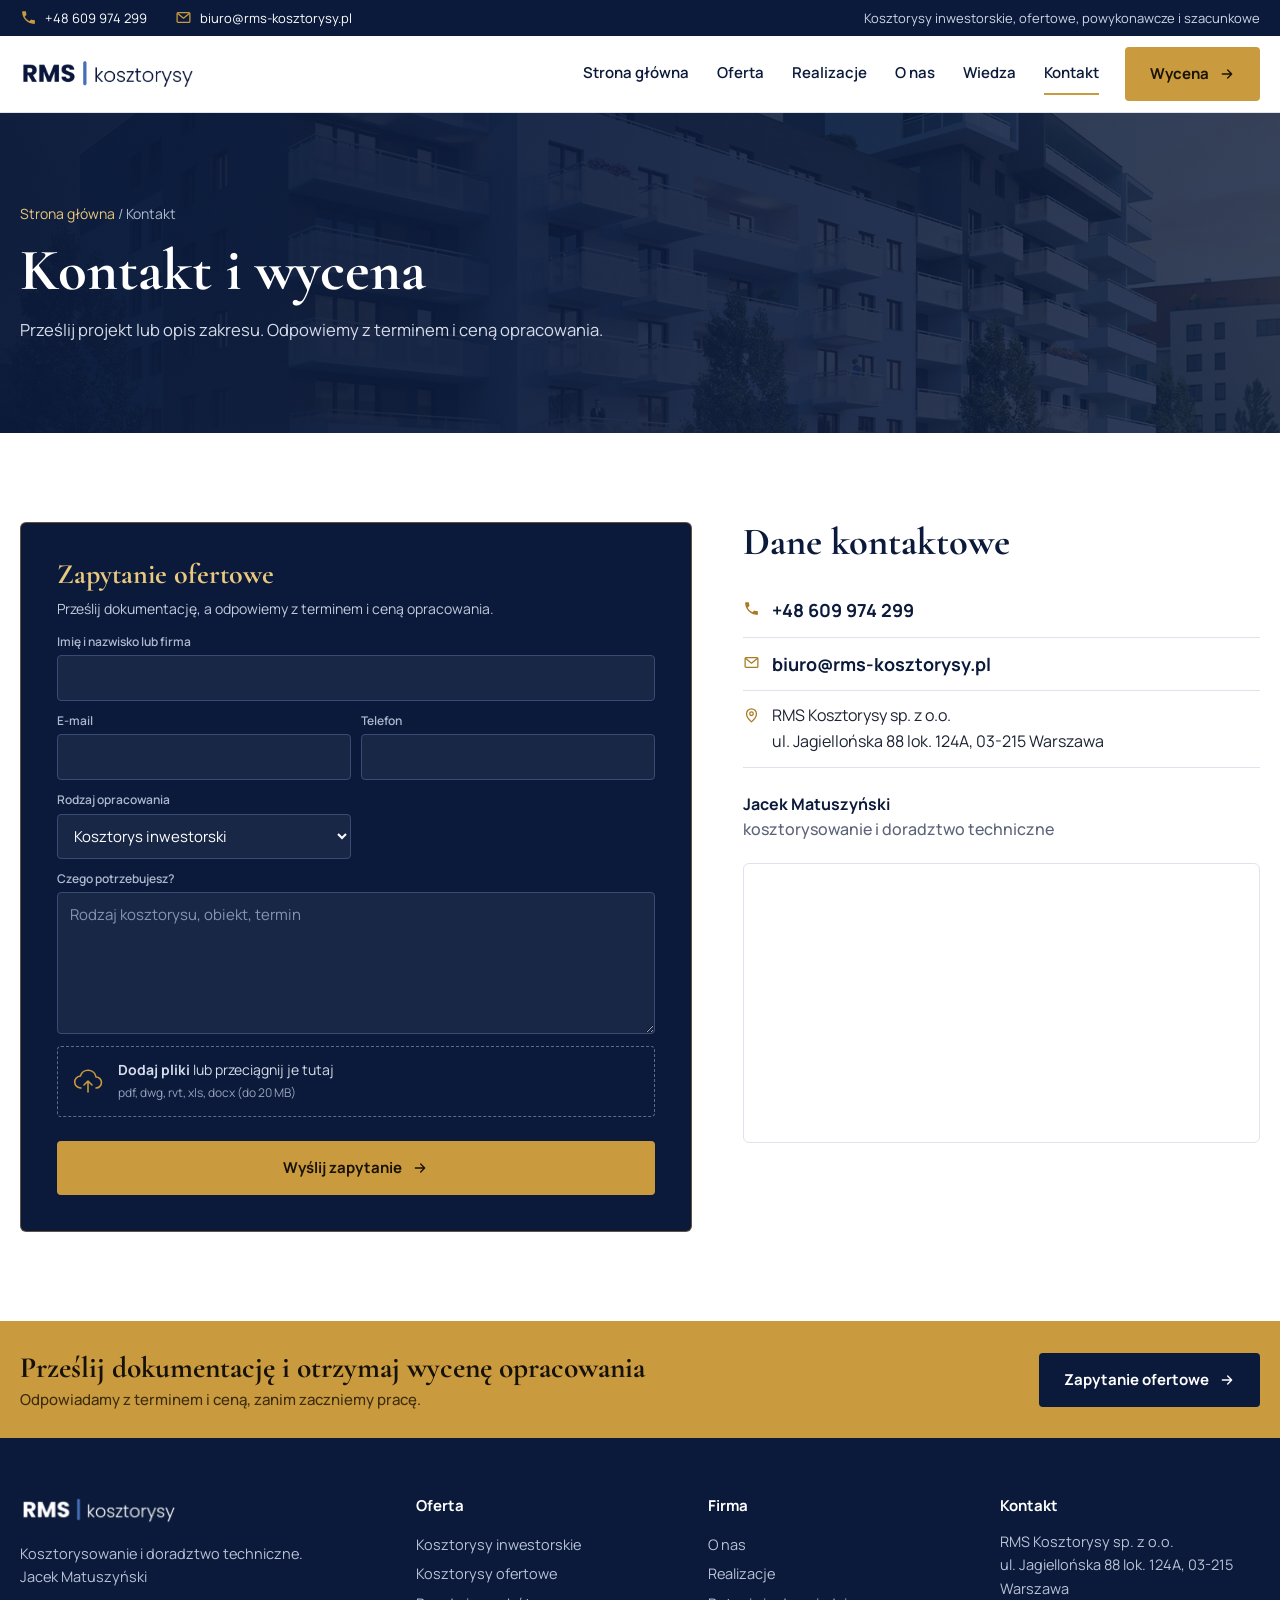
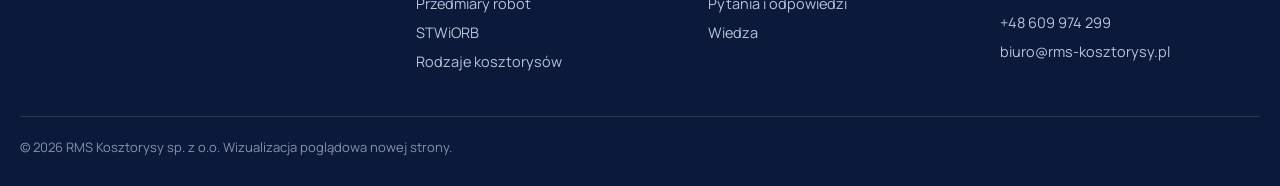
<file: kontakt.html>
<!doctype html>
<html lang="pl">
<head>
<meta charset="utf-8">
<meta name="viewport" content="width=device-width, initial-scale=1">
<meta name="robots" content="noindex">
<title>Kontakt i wycena | RMS Kosztorysy Warszawa</title>
<meta name="description" content="Zapytanie ofertowe do RMS Kosztorysy: prześlij projekt (pdf, dwg, rvt, xls, docx), a odpowiemy z terminem i ceną. Tel. +48 609 974 299.">
<link rel="icon" href="img/favicon.png">
<link rel="preconnect" href="https://fonts.googleapis.com">
<link rel="preconnect" href="https://fonts.gstatic.com" crossorigin>
<link href="https://fonts.googleapis.com/css2?family=Cormorant+Garamond:wght@600;700&family=Manrope:wght@400;500;600;700;800&display=swap" rel="stylesheet">
<link rel="stylesheet" href="v2.css">
<!-- Wizualizacja poglądowa (wersja 2, wg wzorów przesłanych przez klienta). Zdjęcia i teksty oferty z rms-kosztorysy.pl.
     PRZYKŁADOWE: podpisy realizacji, odpowiedzi w FAQ, krótkie opisy rodzajów kosztorysów, lista "Dla kogo", 5 kroków współpracy; formularz bez wysyłki. -->
</head>
<body>
<div class="pasek-info">
  <div class="wrap pasek-info-in">
    <a href="tel:+48609974299"><svg class="ico-s" aria-hidden="true"><use href="icons.svg#i-tel"/></svg>+48 609 974 299</a>
    <a href="mailto:biuro@rms-kosztorysy.pl"><svg class="ico-s" aria-hidden="true"><use href="icons.svg#i-mail"/></svg>biuro@rms-kosztorysy.pl</a>
    <span class="pasek-info-p">Kosztorysy inwestorskie, ofertowe, powykonawcze i szacunkowe</span>
  </div>
</div>
<header class="top" id="top">
  <div class="wrap top-in">
    <a href="index.html" class="logo" aria-label="RMS Kosztorysy - strona główna"><img src="img/logo-rms.png" alt="RMS kosztorysy" width="489" height="100"></a>
    <nav class="menu" id="menu" aria-label="Menu główne">
      <a href="index.html">Strona główna</a>
      <a href="oferta.html">Oferta</a>
      <a href="index.html#realizacje">Realizacje</a>
      <a href="index.html#dlaczego">O nas</a>
      <a href="index.html#wiedza">Wiedza</a>
      <a href="kontakt.html" class="akt" aria-current="page">Kontakt</a>
    </nav>
    <a class="btn btn-zloty top-cta" href="kontakt.html">Wycena <svg class="strz" aria-hidden="true"><use href="icons.svg#i-strzalka"/></svg></a>
    <a class="tel-ikona" href="tel:+48609974299" aria-label="Zadzwoń: +48 609 974 299"><svg class="ico-s" aria-hidden="true"><use href="icons.svg#i-tel"/></svg></a>
    <button class="burger" id="burger" aria-label="Otwórz menu" aria-expanded="false" aria-controls="menu"><span></span><span></span><span></span></button>
  </div>
</header>
<main>
<section class="pod-hero pod-hero-niski">
  <img src="img/r-blok-wieczor.webp" alt="" width="1600" height="1085">
  <div class="wrap pod-hero-in">
    <p class="okruszki"><a href="index.html">Strona główna</a> / Kontakt</p>
    <h1>Kontakt i wycena</h1>
    <p class="lead">Prześlij projekt lub opis zakresu. Odpowiemy z terminem i ceną opracowania.</p>
  </div>
</section>
<section class="sekcja kontakt-sek">
  <div class="wrap kontakt-in">
    <form class="wycena wycena-duza" id="form-kontakt" novalidate>
      <h2 class="wycena-tyt">Zapytanie ofertowe</h2>
      <p class="wycena-pod">Prześlij dokumentację, a odpowiemy z terminem i ceną opracowania.</p>
      <div class="pola">
        <label><span>Imię i nazwisko lub firma</span><input name="kto" autocomplete="name" required></label>
        <label><span>E-mail</span><input name="email" type="email" autocomplete="email"></label>
        <label><span>Telefon</span><input name="tel" type="tel" autocomplete="tel"></label>
        <label><span>Rodzaj opracowania</span><select name="rodzaj"><option>Kosztorys inwestorski</option><option>Kosztorys ofertowy</option><option>Przedmiar robót</option><option>STWiORB</option><option>Kontrola kosztów inwestycji</option><option>Analiza ofert wykonawców</option><option>Kosztorys powykonawczy / różnicowy / zamienny</option><option>Inne</option></select></label>
        <label class="pole-szer"><span>Czego potrzebujesz?</span><textarea name="opis" rows="5" placeholder="Rodzaj kosztorysu, obiekt, termin"></textarea></label>
      </div>
      <label class="pliki">
        <input type="file" name="pliki" multiple accept=".pdf,.dwg,.rvt,.xls,.xlsx,.doc,.docx,.zip">
        <svg class="ico-plik" aria-hidden="true"><use href="icons.svg#i-chmura"/></svg>
        <span><strong>Dodaj pliki</strong> lub przeciągnij je tutaj<br><small>pdf, dwg, rvt, xls, docx (do 20 MB)</small></span>
      </label>
      <ul class="lista-plikow" aria-live="polite"></ul>
      <button class="btn btn-zloty" type="submit">Wyślij zapytanie <svg class="strz" aria-hidden="true"><use href="icons.svg#i-strzalka"/></svg></button>
      <p class="form-info" role="status"></p>
    </form>
    <div class="kontakt-dane">
      <h2>Dane kontaktowe</h2>
      <ul class="dane">
        <li><svg class="ico-s" aria-hidden="true"><use href="icons.svg#i-tel"/></svg><a href="tel:+48609974299">+48 609 974 299</a></li>
        <li><svg class="ico-s" aria-hidden="true"><use href="icons.svg#i-mail"/></svg><a href="mailto:biuro@rms-kosztorysy.pl">biuro@rms-kosztorysy.pl</a></li>
        <li><svg class="ico-s" aria-hidden="true"><use href="icons.svg#i-pin"/></svg><span>RMS Kosztorysy sp. z o.o.<br>ul. Jagiellońska 88 lok. 124A, 03-215 Warszawa</span></li>
      </ul>
      <p class="kontakt-osoba">Jacek Matuszyński<br><span>kosztorysowanie i doradztwo techniczne</span></p>
      <div class="mapa"><iframe title="Mapa: ul. Jagiellońska 88, Warszawa" loading="lazy" src="https://www.openstreetmap.org/export/embed.html?bbox=20.9963%2C52.2852%2C21.0143%2C52.2932&amp;layer=mapnik&amp;marker=52.28927%2C21.00534"></iframe></div>
    </div>
  </div>
</section>
</main>

<section class="cta-zloty">
  <div class="wrap cta-zloty-in">
    <p class="cta-zloty-txt">Prześlij dokumentację i otrzymaj wycenę opracowania<small>Odpowiadamy z terminem i ceną, zanim zaczniemy pracę.</small></p>
    <a class="btn btn-granat" href="kontakt.html">Zapytanie ofertowe <svg class="strz" aria-hidden="true"><use href="icons.svg#i-strzalka"/></svg></a>
  </div>
</section>
<footer class="stopka">
  <div class="wrap stopka-kol">
    <div class="stopka-firma">
      <img src="img/logo-rms-biale.png" alt="RMS kosztorysy" width="318" height="65">
      <p>Kosztorysowanie i doradztwo techniczne.<br>Jacek Matuszyński</p>
    </div>
    <div>
      <h3>Oferta</h3>
      <a href="oferta.html#inwestorskie">Kosztorysy inwestorskie</a>
      <a href="oferta.html#ofertowe">Kosztorysy ofertowe</a>
      <a href="oferta.html#przedmiary">Przedmiary robót</a>
      <a href="oferta.html#stwiorb">STWiORB</a>
      <a href="oferta.html#rodzaje">Rodzaje kosztorysów</a>
    </div>
    <div>
      <h3>Firma</h3>
      <a href="index.html#dlaczego">O nas</a>
      <a href="index.html#realizacje">Realizacje</a>
      <a href="index.html#faq">Pytania i odpowiedzi</a>
      <a href="index.html#wiedza">Wiedza</a>
    </div>
    <div class="stopka-kontakt">
      <h3>Kontakt</h3>
      <p>RMS Kosztorysy sp. z o.o.<br>ul. Jagiellońska 88 lok. 124A, 03-215 Warszawa</p>
      <a href="tel:+48609974299">+48 609 974 299</a>
      <a href="mailto:biuro@rms-kosztorysy.pl">biuro@rms-kosztorysy.pl</a>
    </div>
  </div>
  <div class="wrap stopka-dol">© <span class="rok">2026</span> RMS Kosztorysy sp. z o.o. Wizualizacja poglądowa nowej strony.</div>
</footer>
<div class="mob" id="mob">
  <a href="tel:+48609974299" class="mob-tel">Zadzwoń</a>
  <a href="kontakt.html" class="mob-cta">Zapytanie ofertowe</a>
</div>
<script src="v2.js"></script>
</body>
</html>
</file>
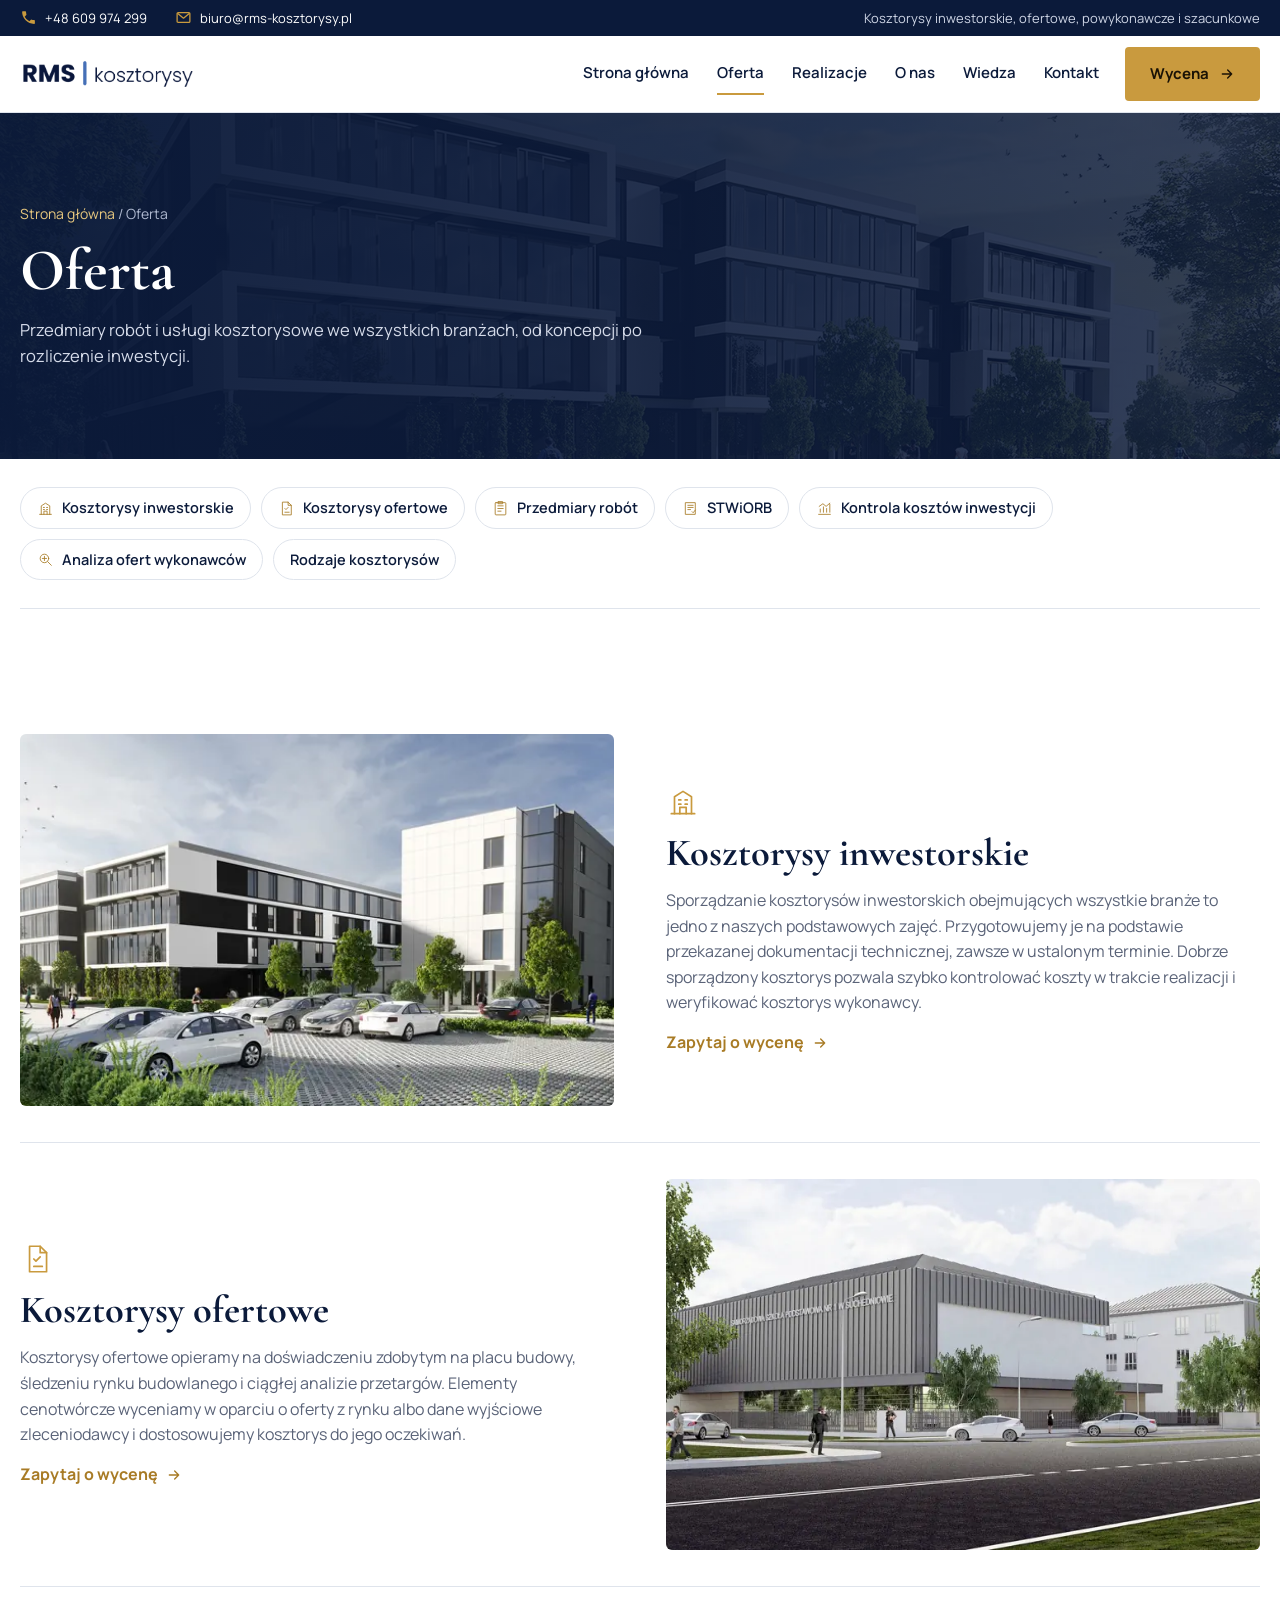
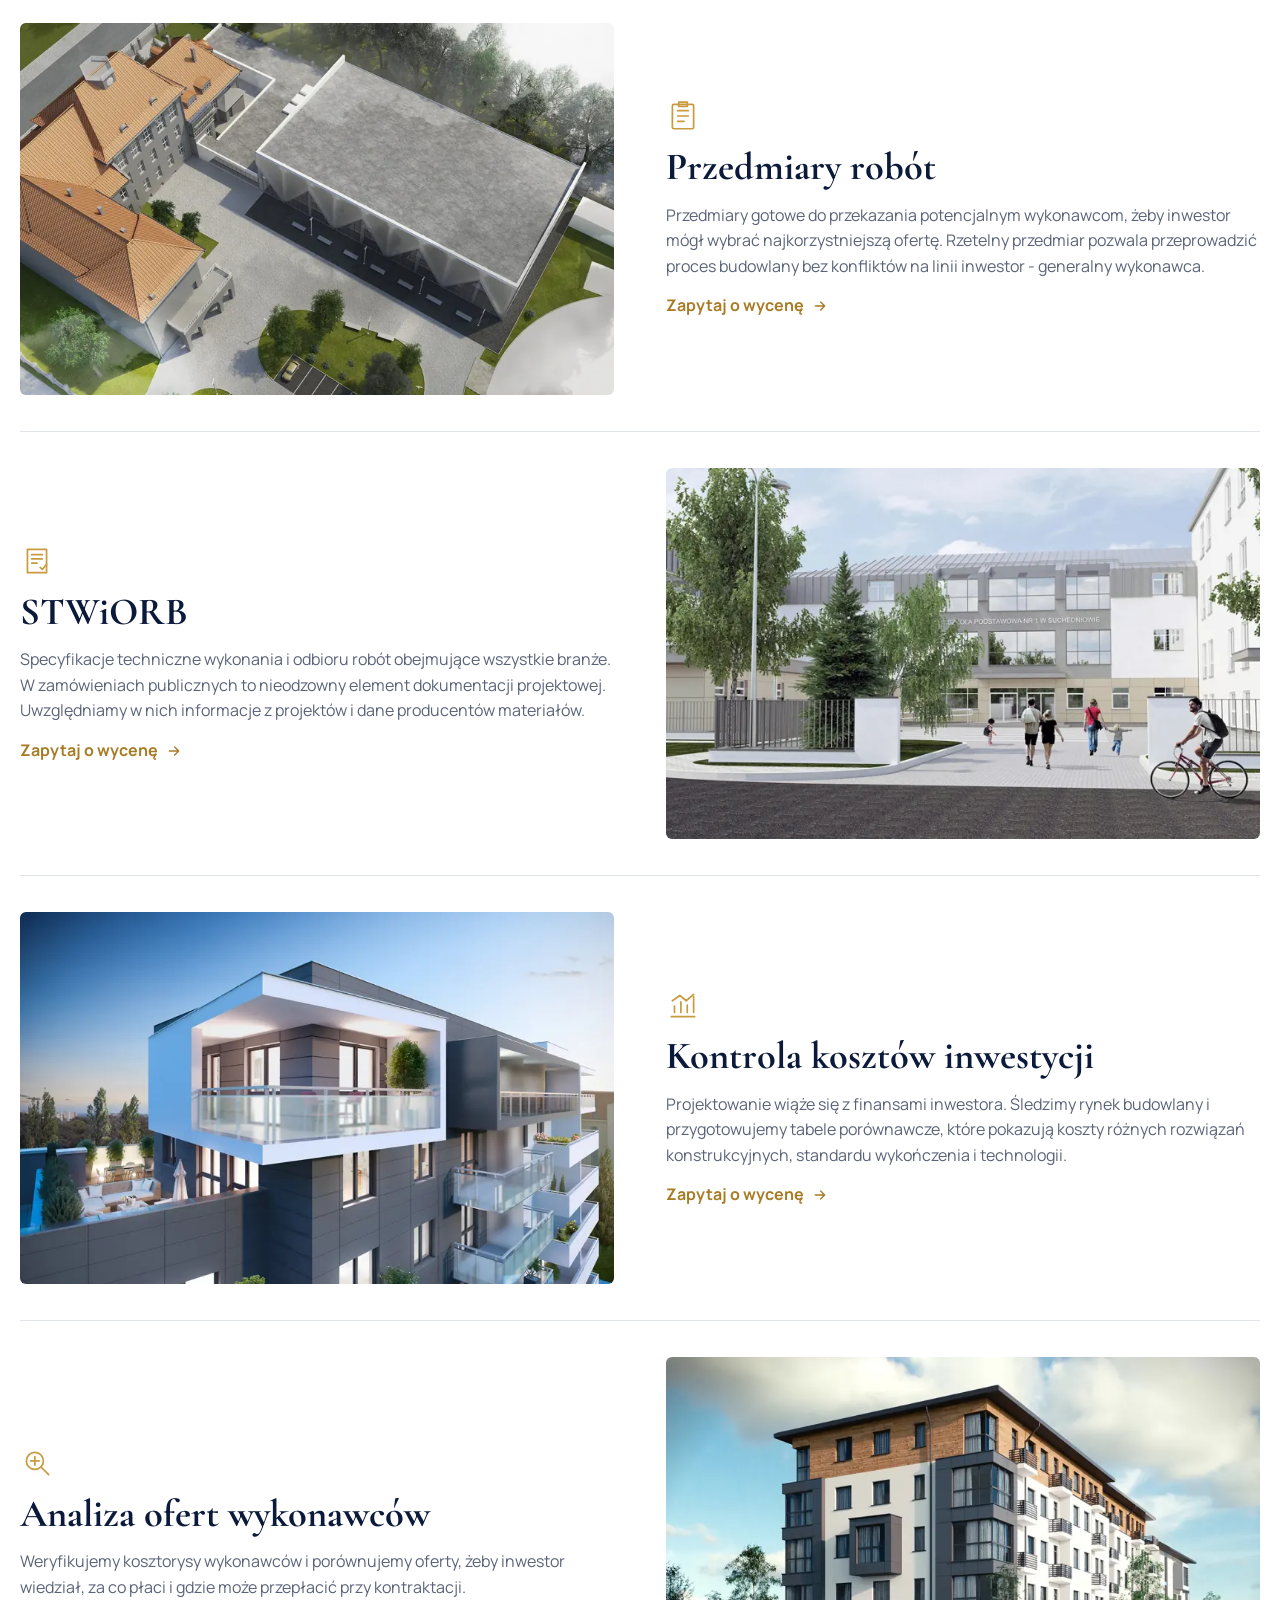
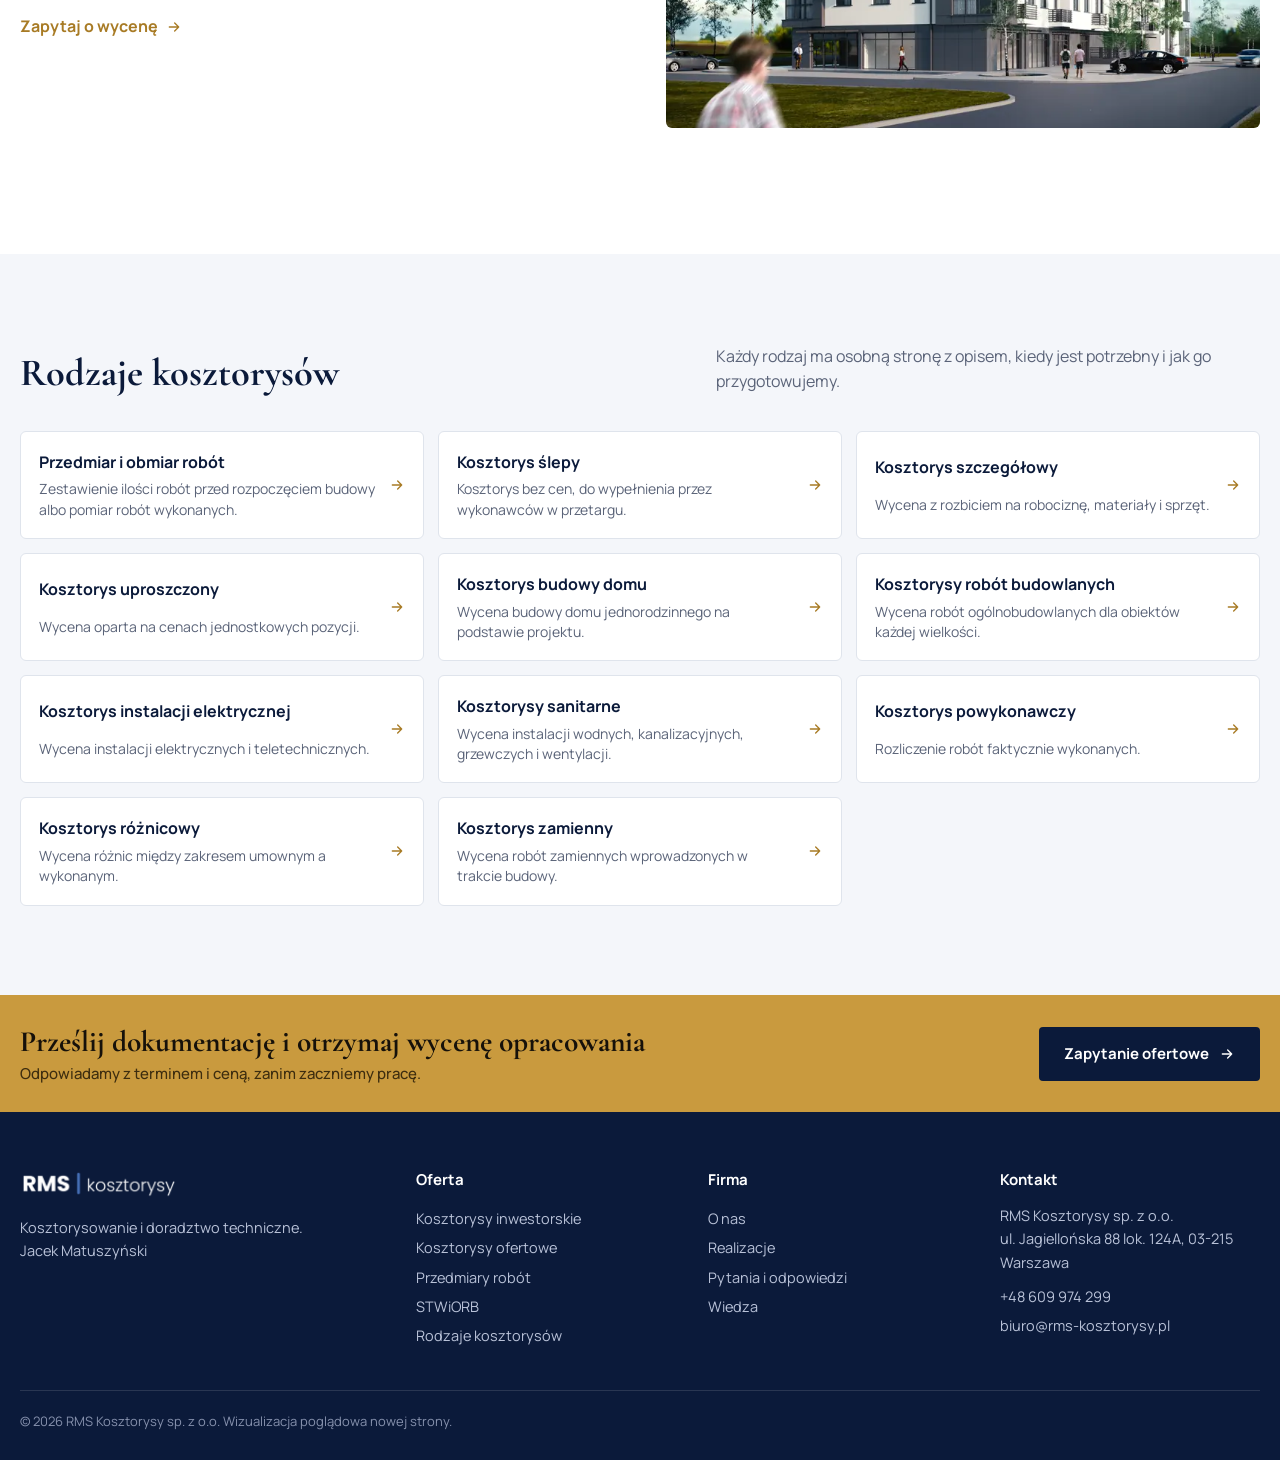
<file: oferta.html>
<!doctype html>
<html lang="pl">
<head>
<meta charset="utf-8">
<meta name="viewport" content="width=device-width, initial-scale=1">
<meta name="robots" content="noindex">
<title>Oferta - kosztorysy, przedmiary, STWiORB | RMS Kosztorysy</title>
<meta name="description" content="Oferta RMS Kosztorysy: kosztorysy inwestorskie i ofertowe, przedmiary robót, STWiORB, kontrola kosztów, analiza ofert i wszystkie rodzaje kosztorysów.">
<link rel="icon" href="img/favicon.png">
<link rel="preconnect" href="https://fonts.googleapis.com">
<link rel="preconnect" href="https://fonts.gstatic.com" crossorigin>
<link href="https://fonts.googleapis.com/css2?family=Cormorant+Garamond:wght@600;700&family=Manrope:wght@400;500;600;700;800&display=swap" rel="stylesheet">
<link rel="stylesheet" href="v2.css">
<!-- Wizualizacja poglądowa (wersja 2, wg wzorów przesłanych przez klienta). Zdjęcia i teksty oferty z rms-kosztorysy.pl.
     PRZYKŁADOWE: podpisy realizacji, odpowiedzi w FAQ, krótkie opisy rodzajów kosztorysów, lista "Dla kogo", 5 kroków współpracy; formularz bez wysyłki. -->
</head>
<body>
<div class="pasek-info">
  <div class="wrap pasek-info-in">
    <a href="tel:+48609974299"><svg class="ico-s" aria-hidden="true"><use href="icons.svg#i-tel"/></svg>+48 609 974 299</a>
    <a href="mailto:biuro@rms-kosztorysy.pl"><svg class="ico-s" aria-hidden="true"><use href="icons.svg#i-mail"/></svg>biuro@rms-kosztorysy.pl</a>
    <span class="pasek-info-p">Kosztorysy inwestorskie, ofertowe, powykonawcze i szacunkowe</span>
  </div>
</div>
<header class="top" id="top">
  <div class="wrap top-in">
    <a href="index.html" class="logo" aria-label="RMS Kosztorysy - strona główna"><img src="img/logo-rms.png" alt="RMS kosztorysy" width="489" height="100"></a>
    <nav class="menu" id="menu" aria-label="Menu główne">
      <a href="index.html">Strona główna</a>
      <a href="oferta.html" class="akt" aria-current="page">Oferta</a>
      <a href="index.html#realizacje">Realizacje</a>
      <a href="index.html#dlaczego">O nas</a>
      <a href="index.html#wiedza">Wiedza</a>
      <a href="kontakt.html">Kontakt</a>
    </nav>
    <a class="btn btn-zloty top-cta" href="kontakt.html">Wycena <svg class="strz" aria-hidden="true"><use href="icons.svg#i-strzalka"/></svg></a>
    <a class="tel-ikona" href="tel:+48609974299" aria-label="Zadzwoń: +48 609 974 299"><svg class="ico-s" aria-hidden="true"><use href="icons.svg#i-tel"/></svg></a>
    <button class="burger" id="burger" aria-label="Otwórz menu" aria-expanded="false" aria-controls="menu"><span></span><span></span><span></span></button>
  </div>
</header>
<main>
<section class="pod-hero">
  <img src="img/r-biurowiec-2.webp" alt="" width="1600" height="728">
  <div class="wrap pod-hero-in">
    <p class="okruszki"><a href="index.html">Strona główna</a> / Oferta</p>
    <h1>Oferta</h1>
    <p class="lead">Przedmiary robót i usługi kosztorysowe we wszystkich branżach, od koncepcji po rozliczenie inwestycji.</p>
  </div>
</section>
<nav class="spis wrap" aria-label="Usługi na tej stronie">
  <a href="#inwestorskie"><svg class="ico-s" aria-hidden="true"><use href="icons.svg#i-inwest"/></svg>Kosztorysy inwestorskie</a>
  <a href="#ofertowe"><svg class="ico-s" aria-hidden="true"><use href="icons.svg#i-ofert"/></svg>Kosztorysy ofertowe</a>
  <a href="#przedmiary"><svg class="ico-s" aria-hidden="true"><use href="icons.svg#i-przedmiar"/></svg>Przedmiary robót</a>
  <a href="#stwiorb"><svg class="ico-s" aria-hidden="true"><use href="icons.svg#i-stwiorb"/></svg>STWiORB</a>
  <a href="#kontrola"><svg class="ico-s" aria-hidden="true"><use href="icons.svg#i-kontrola"/></svg>Kontrola kosztów inwestycji</a>
  <a href="#analiza"><svg class="ico-s" aria-hidden="true"><use href="icons.svg#i-analiza"/></svg>Analiza ofert wykonawców</a>
  <a href="#rodzaje">Rodzaje kosztorysów</a>
</nav>
<section class="sekcja oferta-lista">
  <div class="wrap">
    <article class="of-poz" id="inwestorskie">
      <img src="img/r-biurowiec-1-m.webp" alt="" loading="lazy" width="800" height="364">
      <div class="of-txt">
        <svg class="ico" aria-hidden="true"><use href="icons.svg#i-inwest"/></svg>
        <h2>Kosztorysy inwestorskie</h2>
        <p>Sporządzanie kosztorysów inwestorskich obejmujących wszystkie branże to jedno z naszych podstawowych zajęć. Przygotowujemy je na podstawie przekazanej dokumentacji technicznej, zawsze w ustalonym terminie. Dobrze sporządzony kosztorys pozwala szybko kontrolować koszty w trakcie realizacji i weryfikować kosztorys wykonawcy.</p>
        <a class="link-zloty" href="kontakt.html">Zapytaj o wycenę <svg class="strz" aria-hidden="true"><use href="icons.svg#i-strzalka"/></svg></a>
      </div>
    </article>
    <article class="of-poz of-odwr" id="ofertowe">
      <img src="img/r-hala-ulica-m.webp" alt="" loading="lazy" width="800" height="450">
      <div class="of-txt">
        <svg class="ico" aria-hidden="true"><use href="icons.svg#i-ofert"/></svg>
        <h2>Kosztorysy ofertowe</h2>
        <p>Kosztorysy ofertowe opieramy na doświadczeniu zdobytym na placu budowy, śledzeniu rynku budowlanego i ciągłej analizie przetargów. Elementy cenotwórcze wyceniamy w oparciu o oferty z rynku albo dane wyjściowe zleceniodawcy i dostosowujemy kosztorys do jego oczekiwań.</p>
        <a class="link-zloty" href="kontakt.html">Zapytaj o wycenę <svg class="strz" aria-hidden="true"><use href="icons.svg#i-strzalka"/></svg></a>
      </div>
    </article>
    <article class="of-poz" id="przedmiary">
      <img src="img/r-lotnicze-m.webp" alt="" loading="lazy" width="800" height="565">
      <div class="of-txt">
        <svg class="ico" aria-hidden="true"><use href="icons.svg#i-przedmiar"/></svg>
        <h2>Przedmiary robót</h2>
        <p>Przedmiary gotowe do przekazania potencjalnym wykonawcom, żeby inwestor mógł wybrać najkorzystniejszą ofertę. Rzetelny przedmiar pozwala przeprowadzić proces budowlany bez konfliktów na linii inwestor - generalny wykonawca.</p>
        <a class="link-zloty" href="kontakt.html">Zapytaj o wycenę <svg class="strz" aria-hidden="true"><use href="icons.svg#i-strzalka"/></svg></a>
      </div>
    </article>
    <article class="of-poz of-odwr" id="stwiorb">
      <img src="img/r-szkola-wejscie-m.webp" alt="" loading="lazy" width="800" height="450">
      <div class="of-txt">
        <svg class="ico" aria-hidden="true"><use href="icons.svg#i-stwiorb"/></svg>
        <h2>STWiORB</h2>
        <p>Specyfikacje techniczne wykonania i odbioru robót obejmujące wszystkie branże. W zamówieniach publicznych to nieodzowny element dokumentacji projektowej. Uwzględniamy w nich informacje z projektów i dane producentów materiałów.</p>
        <a class="link-zloty" href="kontakt.html">Zapytaj o wycenę <svg class="strz" aria-hidden="true"><use href="icons.svg#i-strzalka"/></svg></a>
      </div>
    </article>
    <article class="of-poz" id="kontrola">
      <img src="img/r-apartamenty-m.webp" alt="" loading="lazy" width="800" height="523">
      <div class="of-txt">
        <svg class="ico" aria-hidden="true"><use href="icons.svg#i-kontrola"/></svg>
        <h2>Kontrola kosztów inwestycji</h2>
        <p>Projektowanie wiąże się z finansami inwestora. Śledzimy rynek budowlany i przygotowujemy tabele porównawcze, które pokazują koszty różnych rozwiązań konstrukcyjnych, standardu wykończenia i technologii.</p>
        <a class="link-zloty" href="kontakt.html">Zapytaj o wycenę <svg class="strz" aria-hidden="true"><use href="icons.svg#i-strzalka"/></svg></a>
      </div>
    </article>
    <article class="of-poz of-odwr" id="analiza">
      <img src="img/r-kamienica-m.webp" alt="" loading="lazy" width="800" height="521">
      <div class="of-txt">
        <svg class="ico" aria-hidden="true"><use href="icons.svg#i-analiza"/></svg>
        <h2>Analiza ofert wykonawców</h2>
        <p>Weryfikujemy kosztorysy wykonawców i porównujemy oferty, żeby inwestor wiedział, za co płaci i gdzie może przepłacić przy kontraktacji.</p>
        <a class="link-zloty" href="kontakt.html">Zapytaj o wycenę <svg class="strz" aria-hidden="true"><use href="icons.svg#i-strzalka"/></svg></a>
      </div>
    </article>
  </div>
</section>
<section class="sekcja rodzaje-sek" id="rodzaje">
  <div class="wrap">
    <div class="sek-head">
      <h2>Rodzaje kosztorysów</h2>
      <p>Każdy rodzaj ma osobną stronę z opisem, kiedy jest potrzebny i jak go przygotowujemy.</p>
    </div>
    <ul class="rodzaje">
      <li><a href="https://rms-kosztorysy.pl/przedmiar-i-obmiar-robot/"><strong>Przedmiar i obmiar robót</strong><span>Zestawienie ilości robót przed rozpoczęciem budowy albo pomiar robót wykonanych.</span><svg class="strz" aria-hidden="true"><use href="icons.svg#i-strzalka"/></svg></a></li>
      <li><a href="https://rms-kosztorysy.pl/kosztorys-slepy/"><strong>Kosztorys ślepy</strong><span>Kosztorys bez cen, do wypełnienia przez wykonawców w przetargu.</span><svg class="strz" aria-hidden="true"><use href="icons.svg#i-strzalka"/></svg></a></li>
      <li><a href="https://rms-kosztorysy.pl/kosztorys-szczegolowy/"><strong>Kosztorys szczegółowy</strong><span>Wycena z rozbiciem na robociznę, materiały i sprzęt.</span><svg class="strz" aria-hidden="true"><use href="icons.svg#i-strzalka"/></svg></a></li>
      <li><a href="https://rms-kosztorysy.pl/kosztorys-uproszczony/"><strong>Kosztorys uproszczony</strong><span>Wycena oparta na cenach jednostkowych pozycji.</span><svg class="strz" aria-hidden="true"><use href="icons.svg#i-strzalka"/></svg></a></li>
      <li><a href="https://rms-kosztorysy.pl/kosztorys-budowy-domu/"><strong>Kosztorys budowy domu</strong><span>Wycena budowy domu jednorodzinnego na podstawie projektu.</span><svg class="strz" aria-hidden="true"><use href="icons.svg#i-strzalka"/></svg></a></li>
      <li><a href="https://rms-kosztorysy.pl/kosztorysy-robot-budowlanych/"><strong>Kosztorysy robót budowlanych</strong><span>Wycena robót ogólnobudowlanych dla obiektów każdej wielkości.</span><svg class="strz" aria-hidden="true"><use href="icons.svg#i-strzalka"/></svg></a></li>
      <li><a href="https://rms-kosztorysy.pl/kosztorysy-instalacji-elektrycznej/"><strong>Kosztorys instalacji elektrycznej</strong><span>Wycena instalacji elektrycznych i teletechnicznych.</span><svg class="strz" aria-hidden="true"><use href="icons.svg#i-strzalka"/></svg></a></li>
      <li><a href="https://rms-kosztorysy.pl/kosztorysy-sanitarne/"><strong>Kosztorysy sanitarne</strong><span>Wycena instalacji wodnych, kanalizacyjnych, grzewczych i wentylacji.</span><svg class="strz" aria-hidden="true"><use href="icons.svg#i-strzalka"/></svg></a></li>
      <li><a href="https://rms-kosztorysy.pl/kosztorys-powykonawczy/"><strong>Kosztorys powykonawczy</strong><span>Rozliczenie robót faktycznie wykonanych.</span><svg class="strz" aria-hidden="true"><use href="icons.svg#i-strzalka"/></svg></a></li>
      <li><a href="https://rms-kosztorysy.pl/kosztorys-roznicowy/"><strong>Kosztorys różnicowy</strong><span>Wycena różnic między zakresem umownym a wykonanym.</span><svg class="strz" aria-hidden="true"><use href="icons.svg#i-strzalka"/></svg></a></li>
      <li><a href="https://rms-kosztorysy.pl/kosztorys-zamienny/"><strong>Kosztorys zamienny</strong><span>Wycena robót zamiennych wprowadzonych w trakcie budowy.</span><svg class="strz" aria-hidden="true"><use href="icons.svg#i-strzalka"/></svg></a></li>
    </ul>
  </div>
</section>
</main>

<section class="cta-zloty">
  <div class="wrap cta-zloty-in">
    <p class="cta-zloty-txt">Prześlij dokumentację i otrzymaj wycenę opracowania<small>Odpowiadamy z terminem i ceną, zanim zaczniemy pracę.</small></p>
    <a class="btn btn-granat" href="kontakt.html">Zapytanie ofertowe <svg class="strz" aria-hidden="true"><use href="icons.svg#i-strzalka"/></svg></a>
  </div>
</section>
<footer class="stopka">
  <div class="wrap stopka-kol">
    <div class="stopka-firma">
      <img src="img/logo-rms-biale.png" alt="RMS kosztorysy" width="318" height="65">
      <p>Kosztorysowanie i doradztwo techniczne.<br>Jacek Matuszyński</p>
    </div>
    <div>
      <h3>Oferta</h3>
      <a href="oferta.html#inwestorskie">Kosztorysy inwestorskie</a>
      <a href="oferta.html#ofertowe">Kosztorysy ofertowe</a>
      <a href="oferta.html#przedmiary">Przedmiary robót</a>
      <a href="oferta.html#stwiorb">STWiORB</a>
      <a href="oferta.html#rodzaje">Rodzaje kosztorysów</a>
    </div>
    <div>
      <h3>Firma</h3>
      <a href="index.html#dlaczego">O nas</a>
      <a href="index.html#realizacje">Realizacje</a>
      <a href="index.html#faq">Pytania i odpowiedzi</a>
      <a href="index.html#wiedza">Wiedza</a>
    </div>
    <div class="stopka-kontakt">
      <h3>Kontakt</h3>
      <p>RMS Kosztorysy sp. z o.o.<br>ul. Jagiellońska 88 lok. 124A, 03-215 Warszawa</p>
      <a href="tel:+48609974299">+48 609 974 299</a>
      <a href="mailto:biuro@rms-kosztorysy.pl">biuro@rms-kosztorysy.pl</a>
    </div>
  </div>
  <div class="wrap stopka-dol">© <span class="rok">2026</span> RMS Kosztorysy sp. z o.o. Wizualizacja poglądowa nowej strony.</div>
</footer>
<div class="mob" id="mob">
  <a href="tel:+48609974299" class="mob-tel">Zadzwoń</a>
  <a href="kontakt.html" class="mob-cta">Zapytanie ofertowe</a>
</div>
<script src="v2.js"></script>
</body>
</html>
</file>
<file: v2.css>
:root{
  --granat:#0b1a3a;
  --granat-2:#13264f;
  --granat-3:#1d3263;
  --zloty:#c99a3e;
  --zloty-c:#a87b25;
  --zloty-j:#e8c87f;
  --tlo:#ffffff;
  --tlo-2:#f4f6fa;
  --tekst:#1c2333;
  --szary:#5a6378;
  --linia:#dfe4ec;
  --head:76px;
  --serif:"Cormorant Garamond",Georgia,serif;
}
*{box-sizing:border-box}
html{scroll-behavior:smooth;-webkit-text-size-adjust:100%}
body{margin:0;font-family:Manrope,system-ui,-apple-system,"Segoe UI",sans-serif;color:var(--tekst);background:var(--tlo);line-height:1.6;font-size:16px;overflow-x:hidden}
img{max-width:100%;height:auto;display:block}
a{color:inherit}
h1,h2{font-family:var(--serif);font-weight:700;line-height:1.08;margin:0;color:var(--granat);letter-spacing:0}
h2{font-size:clamp(30px,3vw,42px)}
h3{margin:0}
p{margin:0}
.wrap{width:min(1240px,100% - 40px);margin-inline:auto}
section[id],article[id],div[id]{scroll-margin-top:calc(var(--head) + 10px)}
.ico{width:34px;height:34px;color:var(--zloty);flex:0 0 auto}
.ico-s{width:17px;height:17px;flex:0 0 auto}
.strz{width:16px;height:16px;flex:0 0 auto}

.btn{display:inline-flex;align-items:center;justify-content:center;gap:10px;font:inherit;font-weight:700;font-size:15px;padding:14px 24px;border-radius:4px;text-decoration:none;border:1px solid transparent;cursor:pointer;white-space:nowrap}
.btn-zloty{background:var(--zloty);color:#1a1205}
.btn-zloty:hover{background:var(--zloty-j)}
.btn-obrys{border-color:rgba(255,255,255,.55);color:#fff}
.btn-obrys:hover{border-color:#fff;background:rgba(255,255,255,.08)}
.btn-granat{background:var(--granat);color:#fff}
.btn-granat:hover{background:var(--granat-3)}
.link-zloty{display:inline-flex;align-items:center;gap:8px;color:var(--zloty-c);font-weight:700;text-decoration:none}
.link-zloty:hover{text-decoration:underline}

/* pasek info */
.pasek-info{background:var(--granat);color:#cfd6e6;font-size:13px}
.pasek-info-in{display:flex;gap:28px;align-items:center;height:36px}
.pasek-info a{display:inline-flex;align-items:center;gap:8px;text-decoration:none;color:#fff}
.pasek-info a .ico-s{color:var(--zloty)}
.pasek-info-p{margin-left:auto}

/* naglowek */
.top{position:sticky;top:0;z-index:50;background:#fff;border-bottom:1px solid var(--linia)}
.top-in{height:var(--head);display:flex;align-items:center;gap:26px}
.logo img{height:36px;width:auto}
.menu{display:flex;gap:28px;margin-left:auto}
.menu a{text-decoration:none;color:var(--granat);font-weight:600;font-size:15px;white-space:nowrap;padding:8px 0;border-bottom:2px solid transparent}
.menu a:hover,.menu a.akt{border-color:var(--zloty)}
.tel-ikona{display:none}
.burger{display:none}

/* hero */
.hero{position:relative;background:var(--granat);color:#fff;min-height:calc(100svh - var(--head) - 36px);display:grid;grid-template-columns:minmax(20px,1fr) minmax(0,740px) minmax(0,460px) minmax(20px,1fr);align-items:center;overflow:hidden}
.hero-ekran{display:contents}
.hero-foto{position:absolute;inset:0;margin:0}
.hero-foto img{width:100%;height:100%;object-fit:cover;object-position:60% 55%}
.hero-foto::after{content:"";position:absolute;inset:0;background:linear-gradient(90deg,rgba(11,26,58,.95) 0%,rgba(11,26,58,.86) 38%,rgba(11,26,58,.25) 68%,rgba(11,26,58,.45) 100%)}
.hero-txt{grid-column:2;position:relative;padding:44px clamp(28px,4vw,64px) 44px 0;min-width:0}
.hero-form{grid-column:3;position:relative;padding:28px 0;min-width:0}
.hero h1{color:#fff;font-size:clamp(40px,4.4vw,66px);margin-bottom:20px}
.hero .lead{color:#d6dcea;font-size:clamp(16px,1.25vw,19px);max-width:36em;margin-bottom:24px}
.hero-cechy{list-style:none;padding:0;margin:0 0 30px;display:flex;flex-wrap:wrap;gap:12px 28px;font-weight:600;font-size:15px}
.hero-cechy li{display:flex;align-items:center;gap:9px}
.hero-cechy .ico-s{color:var(--zloty);width:20px;height:20px}
.hero-cta{display:flex;flex-wrap:wrap;gap:14px}

/* formularz wyceny */
.wycena{background:rgba(11,26,58,.9);border:1px solid rgba(201,154,62,.45);border-radius:6px;padding:26px;color:#fff;backdrop-filter:blur(6px);display:flex;flex-direction:column;gap:12px}
.wycena-tyt{font-family:var(--serif);font-size:28px;color:var(--zloty-j)}
.wycena-pod{font-size:14px;color:#c4cbdc;margin-top:-4px}
.pola{display:grid;grid-template-columns:minmax(0,1fr) minmax(0,1fr);gap:10px}
.pola label:first-child,.pole-szer{grid-column:1/-1}
.pola label{display:flex;flex-direction:column;gap:4px;min-width:0}
.pola label span{font-size:12px;color:#aeb8cf;font-weight:600}
.wycena input:not([type=file]),.wycena select,.wycena textarea{font:inherit;font-size:15px;padding:10px 12px;border-radius:4px;border:1px solid #3a4a72;background:rgba(255,255,255,.06);color:#fff;width:100%;min-width:0}
.wycena select option{color:#000}
.wycena textarea{resize:vertical}
.wycena input:focus,.wycena select:focus,.wycena textarea:focus{outline:2px solid var(--zloty);outline-offset:0;border-color:transparent}
.wycena ::placeholder{color:#8794b2}
.pliki{position:relative;display:flex;align-items:center;gap:14px;border:1px dashed #5b6a91;border-radius:4px;padding:12px 14px;cursor:pointer;font-size:14px;color:#d6dcea}
.pliki:hover,.pliki.nad{border-color:var(--zloty);background:rgba(201,154,62,.08)}
.pliki input{position:absolute;inset:0;opacity:0;cursor:pointer;width:100%}
.pliki small{color:#98a3bd;font-size:12px}
.ico-plik{width:32px;height:32px;color:var(--zloty)}
.lista-plikow{list-style:none;margin:0;padding:0;font-size:13px;color:#d6dcea}
.lista-plikow li{padding:2px 0}
.wycena .btn{width:100%}
.form-info{font-size:14px;color:var(--zloty-j);min-height:0}
.form-info:empty{display:none}
.form-info.blad{color:#ffb4a9}

/* pas uslug */
.uslugi-pas{border-bottom:1px solid var(--linia)}
.uslugi-siatka{display:grid;grid-template-columns:repeat(6,minmax(0,1fr))}
.usluga{display:flex;flex-direction:column;align-items:center;text-align:center;gap:8px;padding:34px 16px 30px;text-decoration:none;border-left:1px solid var(--linia);min-width:0}
.usluga:last-child{border-right:1px solid var(--linia)}
.usluga strong{color:var(--granat);font-size:15px;line-height:1.3}
.usluga span{color:var(--szary);font-size:13.5px;line-height:1.45}
.usluga em{font-style:normal;color:var(--zloty-c);font-weight:700;font-size:13px;display:inline-flex;align-items:center;gap:6px;margin-top:auto;padding-top:6px}
.usluga em .strz{width:13px;height:13px}
.usluga:hover{background:var(--tlo-2)}

/* sekcje */
.sekcja{padding:clamp(56px,7vw,96px) 0}
.sek-head{display:flex;justify-content:space-between;align-items:end;flex-wrap:wrap;gap:16px 48px;margin-bottom:36px}
.sek-head p{color:var(--szary);max-width:34em}
.dwie{display:grid;grid-template-columns:minmax(0,1fr) minmax(0,2.4fr);gap:clamp(28px,4vw,64px);align-items:start}
.dwie-rowne{grid-template-columns:minmax(0,1fr) minmax(0,1fr)}
.dwie-l h2{margin-bottom:14px}
.dwie-l p{color:var(--szary)}
.powody{list-style:none;margin:0;padding:0;display:grid;grid-template-columns:repeat(auto-fit,minmax(200px,1fr));gap:28px 32px}
.powody li{display:flex;gap:14px;align-items:flex-start}
.powody strong{display:block;color:var(--granat);margin-bottom:4px}
.powody span{color:var(--szary);font-size:14.5px;line-height:1.5}
.dlakogo{background:var(--tlo-2)}
.kto{list-style:none;margin:0;padding:0;display:grid;grid-template-columns:repeat(4,minmax(0,1fr));gap:16px}
.kto li{background:#fff;border:1px solid var(--linia);border-radius:6px;padding:22px 20px;display:flex;flex-direction:column;gap:8px;min-width:0}
.kto strong{color:var(--granat);line-height:1.3}
.kto span{color:var(--szary);font-size:14.5px;line-height:1.5}
.kroki-sek h2{margin-bottom:36px}
.kroki{list-style:none;margin:0;padding:0;display:grid;grid-template-columns:repeat(5,minmax(0,1fr));gap:24px;counter-reset:k}
.kroki li{counter-increment:k;display:flex;flex-direction:column;gap:6px;padding-top:18px;border-top:2px solid var(--linia);position:relative;min-width:0}
.kroki li::before{content:counter(k);position:absolute;top:-15px;left:0;width:28px;height:28px;border-radius:50%;background:var(--zloty);color:#1a1205;font-weight:800;font-size:14px;display:flex;align-items:center;justify-content:center}
.kroki strong{color:var(--granat);margin-top:6px}
.kroki span{color:var(--szary);font-size:14.5px;line-height:1.5}

.pas-granat{background:var(--granat);color:#fff;padding:38px 0}
.pas-granat-in{display:grid;grid-template-columns:repeat(4,minmax(0,1fr))}
.pas-granat-in>div{display:grid;grid-template-columns:auto minmax(0,1fr);column-gap:16px;align-items:center;padding:4px 24px;border-left:1px solid rgba(255,255,255,.14)}
.pas-granat-in>div:first-child{border-left:0;padding-left:0}
.pas-granat .ico{grid-row:span 2;width:40px;height:40px}
.pas-granat strong{font-family:var(--serif);font-size:28px;line-height:1.1}
.pas-granat span{color:#b9c2d8;font-size:14px}

.real-siatka{display:grid;grid-template-columns:repeat(4,minmax(0,1fr));gap:18px}
.real{margin:0;background:#fff;border:1px solid var(--linia);border-radius:6px;overflow:hidden;min-width:0}
.real img{width:100%;aspect-ratio:4/3;object-fit:cover}
.real figcaption{padding:14px 16px;font-weight:700;color:var(--granat);font-size:15px}

.faq-wiedza{background:var(--tlo-2)}
.faq-wiedza h2{margin-bottom:24px}
.faq details{background:#fff;border:1px solid var(--linia);border-radius:4px;margin-bottom:10px}
.faq summary{cursor:pointer;list-style:none;padding:16px 48px 16px 18px;font-weight:700;color:var(--granat);position:relative}
.faq summary::-webkit-details-marker{display:none}
.faq summary::after{content:"+";position:absolute;right:18px;top:50%;transform:translateY(-50%);color:var(--zloty-c);font-size:22px;font-weight:600}
.faq details[open] summary::after{content:"-"}
.faq details p{padding:0 18px 18px;color:var(--szary);font-size:15px}
.wpisy{list-style:none;margin:0 0 20px;padding:0;border-top:1px solid var(--linia)}
.wpisy li{border-bottom:1px solid var(--linia)}
.wpisy a{display:block;padding:16px 0;text-decoration:none;color:var(--granat);font-weight:600;line-height:1.45}
.wpisy a:hover{color:var(--zloty-c)}

/* cta i stopka */
.cta-zloty{background:var(--zloty);color:#1a1205;padding:30px 0}
.cta-zloty-in{display:flex;align-items:center;justify-content:space-between;gap:20px 40px;flex-wrap:wrap}
.cta-zloty-txt{font-family:var(--serif);font-weight:700;font-size:clamp(24px,2.3vw,32px);line-height:1.15;color:#16110a}
.cta-zloty-txt small{display:block;font-family:Manrope,sans-serif;font-weight:500;font-size:15px;margin-top:6px;color:#3d2d0f}
.stopka{background:var(--granat);color:#b9c2d8;padding:56px 0 calc(28px + env(safe-area-inset-bottom));font-size:14.5px}
.stopka-kol{display:grid;grid-template-columns:minmax(0,1.4fr) repeat(3,minmax(0,1fr));gap:32px}
.stopka img{height:32px;width:auto;margin-bottom:16px}
.stopka h3{color:#fff;font-size:15px;margin-bottom:12px}
.stopka-kol>div>a{display:block;color:#b9c2d8;text-decoration:none;padding:3px 0}
.stopka-kol>div>a:hover{color:var(--zloty-j)}
.stopka-kontakt p{margin-bottom:8px}
.stopka-dol{margin-top:40px;padding-top:20px;border-top:1px solid rgba(255,255,255,.12);font-size:13px;color:#8691ad}
.mob{display:none}

/* podstrony */
.pod-hero{position:relative;background:var(--granat);color:#fff;overflow:hidden;padding:clamp(56px,7vw,96px) 0}
.pod-hero>img{position:absolute;inset:0;width:100%;height:100%;object-fit:cover;opacity:.32}
.pod-hero::after{content:"";position:absolute;inset:0;background:linear-gradient(90deg,rgba(11,26,58,.9),rgba(11,26,58,.45))}
.pod-hero-in{position:relative;z-index:1}
.pod-hero h1{color:#fff;font-size:clamp(40px,4.6vw,64px);margin-bottom:14px}
.pod-hero .lead{color:#d6dcea;max-width:38em;font-size:clamp(16px,1.3vw,19px)}
.okruszki{font-size:14px;color:#aeb8cf;margin-bottom:14px}
.okruszki a{color:var(--zloty-j);text-decoration:none}
.spis{display:flex;flex-wrap:wrap;gap:10px;padding:28px 0;border-bottom:1px solid var(--linia)}
.spis a{display:inline-flex;align-items:center;gap:8px;text-decoration:none;color:var(--granat);font-weight:600;font-size:14.5px;border:1px solid var(--linia);border-radius:999px;padding:8px 16px}
.spis a .ico-s{color:var(--zloty-c)}
.spis a:hover{border-color:var(--zloty)}
.of-poz{display:grid;grid-template-columns:minmax(0,1fr) minmax(0,1fr);gap:clamp(28px,4vw,64px);align-items:center;padding:36px 0;border-bottom:1px solid var(--linia)}
.of-poz:last-child{border-bottom:0}
.of-poz img{width:100%;aspect-ratio:16/10;object-fit:cover;border-radius:6px}
.of-odwr img{order:2}
.of-txt{display:flex;flex-direction:column;gap:14px;align-items:flex-start}
.of-txt p{color:var(--szary)}
.rodzaje-sek{background:var(--tlo-2)}
.rodzaje{list-style:none;margin:0;padding:0;display:grid;grid-template-columns:repeat(3,minmax(0,1fr));gap:14px}
.rodzaje a{display:grid;grid-template-columns:minmax(0,1fr) auto;gap:4px 14px;align-items:center;background:#fff;border:1px solid var(--linia);border-radius:6px;padding:18px 18px;text-decoration:none;height:100%}
.rodzaje a:hover{border-color:var(--zloty)}
.rodzaje strong{color:var(--granat)}
.rodzaje span{grid-column:1;color:var(--szary);font-size:14px;line-height:1.45}
.rodzaje .strz{grid-column:2;grid-row:1/span 2;color:var(--zloty-c)}
.kontakt-in{display:grid;grid-template-columns:minmax(0,1.3fr) minmax(0,1fr);gap:clamp(28px,4vw,64px);align-items:start}
.wycena-duza{background:var(--granat);backdrop-filter:none;padding:clamp(22px,3vw,36px)}
.kontakt-dane h2{margin-bottom:20px}
.dane{list-style:none;padding:0;margin:0 0 24px}
.dane li{display:flex;gap:12px;align-items:flex-start;padding:12px 0;border-bottom:1px solid var(--linia)}
.dane .ico-s{color:var(--zloty-c);margin-top:4px}
.dane a{text-decoration:none;color:var(--granat);font-weight:700;font-size:18px}
.kontakt-osoba{font-weight:700;color:var(--granat);margin-bottom:20px}
.kontakt-osoba span{font-weight:500;color:var(--szary)}
.mapa{height:280px;border-radius:6px;overflow:hidden;border:1px solid var(--linia)}
.mapa iframe{width:100%;height:100%;border:0;display:block}

/* niskie ekrany komputerow */
@media (min-width:1001px) and (max-height:820px){
  .hero-in{padding:26px 0}
  .hero h1{font-size:clamp(36px,3.6vw,54px);margin-bottom:14px}
  .hero .lead{margin-bottom:16px;font-size:16px}
  .hero-cechy{margin-bottom:20px}
  .wycena{padding:20px;gap:9px}
  .wycena-tyt{font-size:24px}
  .wycena input:not([type=file]),.wycena textarea{padding:8px 10px}
  .pliki{padding:9px 12px}
}

@media (max-width:1240px){
  .menu{gap:20px}
  .top-in{gap:20px}
  .pasek-info-p{display:none}
}
@media (max-width:1100px){
  .uslugi-siatka{grid-template-columns:repeat(3,minmax(0,1fr))}
  .usluga{border-bottom:1px solid var(--linia)}
  .usluga:nth-child(3n){border-right:1px solid var(--linia)}
  .kto{grid-template-columns:repeat(2,minmax(0,1fr))}
  .dwie{grid-template-columns:minmax(0,1fr)}
  .kroki{grid-template-columns:repeat(3,minmax(0,1fr));row-gap:40px}
  .real-siatka{grid-template-columns:repeat(2,minmax(0,1fr))}
  .rodzaje{grid-template-columns:repeat(2,minmax(0,1fr))}
  .pas-granat-in{grid-template-columns:repeat(2,minmax(0,1fr));row-gap:24px}
  .pas-granat-in>div:nth-child(3){border-left:0;padding-left:0}
}

/* hero: formularz pod spodem */
@media (max-width:1000px){
  .hero{display:block;min-height:0}
  .hero-ekran{display:flex;flex-direction:column;justify-content:center;position:relative;min-height:calc(100svh - var(--head) - 36px)}
  .hero-txt{padding:40px 20px;width:min(760px,100%);margin-inline:auto}
  .hero-form{padding:0 20px 48px;width:min(760px,100%);margin-inline:auto}
  .hero-foto::after{background:linear-gradient(180deg,rgba(11,26,58,.72),rgba(11,26,58,.9))}
}
@media (max-width:900px){
  :root{--head:62px}
  .pasek-info{display:none}
  .top-cta{display:none}
  .tel-ikona{display:inline-flex;align-items:center;justify-content:center;width:44px;height:44px;border-radius:4px;background:var(--granat);color:var(--zloty);margin-left:auto}
  .tel-ikona .ico-s{width:19px;height:19px}
  .burger{display:flex;flex-direction:column;justify-content:center;gap:5px;width:44px;height:44px;background:none;border:0;padding:10px;cursor:pointer}
  .burger span{display:block;height:2px;background:var(--granat);border-radius:2px;transition:transform .25s,opacity .25s}
  .burger[aria-expanded="true"] span:nth-child(1){transform:translateY(7px) rotate(45deg)}
  .burger[aria-expanded="true"] span:nth-child(2){opacity:0}
  .burger[aria-expanded="true"] span:nth-child(3){transform:translateY(-7px) rotate(-45deg)}
  .menu{position:fixed;top:var(--head);left:0;right:0;flex-direction:column;gap:0;background:#fff;padding:6px 20px 18px;border-bottom:1px solid var(--linia);box-shadow:0 14px 28px rgba(11,26,58,.1);display:none;margin:0}
  .menu.otwarte{display:flex}
  .menu a{padding:13px 0;border-bottom:1px solid var(--linia);font-size:17px;line-height:1.45}
  .menu a:last-child{border-bottom:0}
  .menu a.akt{color:var(--zloty-c)}
  .hero-ekran{min-height:calc(100svh - var(--head))}
  .stopka-kol{grid-template-columns:minmax(0,1fr) minmax(0,1fr)}
  .stopka-firma{grid-column:1/-1}
  .kontakt-in{grid-template-columns:minmax(0,1fr)}
  .of-poz{grid-template-columns:minmax(0,1fr);gap:20px}
  .of-odwr img{order:0}
}

@media (max-width:760px){
  .logo img{height:30px}
  /* telefon: zdjecie nad tekstem */
  .hero-ekran{justify-content:flex-start}
  .hero-foto{position:relative;inset:auto;flex:1 1 0;min-height:min(56vw,26svh);max-height:44svh;align-self:stretch;width:100%}
  .hero-foto img{position:absolute;inset:0;object-position:50% 55%}
  .hero-foto::after{background:linear-gradient(180deg,rgba(11,26,58,0) 50%,var(--granat) 100%)}
  .hero-txt{flex:0 0 auto;padding:4px 20px calc(18px + 1.5svh)}
  .hero h1{font-size:clamp(29px,min(8.6vw,5.1svh),40px);margin-bottom:12px}
  .hero .lead{font-size:clamp(14.5px,2.3svh,16.5px);line-height:1.5;margin-bottom:16px}
  .hero-cechy{gap:8px 18px;font-size:14px;margin-bottom:18px}
  .hero-cta .btn{padding:13px 14px;font-size:15px;flex:1 1 auto}
  .hero-cta .strz{display:none}
  .hero-cta{gap:10px;flex-wrap:nowrap}
  .lead-dl{display:none}
  .wycena{padding:20px}
  .pola{grid-template-columns:minmax(0,1fr)}
  .uslugi-siatka{grid-template-columns:minmax(0,1fr) minmax(0,1fr)}
  .usluga{padding:24px 10px 22px;border-right:0}
  .usluga:nth-child(3n){border-right:0}
  .usluga:nth-child(2n){border-right:1px solid var(--linia)}
  .usluga span{display:none}
  .kto{grid-template-columns:minmax(0,1fr)}
  .kroki{grid-template-columns:minmax(0,1fr);row-gap:34px}
  .real-siatka{grid-template-columns:minmax(0,1fr) minmax(0,1fr);gap:10px}
  .real figcaption{font-size:13.5px;padding:10px 12px}
  .rodzaje{grid-template-columns:minmax(0,1fr)}
  .pas-granat-in>div{padding:4px 10px}
  .pas-granat strong{font-size:20px}
  .pas-granat .ico{width:30px;height:30px}
  .pas-granat span{font-size:13px}
  .dwie-rowne{grid-template-columns:minmax(0,1fr)}
  .cta-zloty-in .btn{width:100%}
  .mob{display:flex;position:fixed;left:0;right:0;bottom:0;z-index:60;gap:10px;padding:10px 12px calc(10px + env(safe-area-inset-bottom));background:#fff;border-top:1px solid var(--linia);transform:translateY(110%);transition:transform .3s ease}
  .mob.widac{transform:none}
  .mob a{flex:1;text-align:center;text-decoration:none;font-weight:700;padding:13px 8px;border-radius:4px;font-size:15px}
  .mob-tel{border:1px solid var(--granat);color:var(--granat)}
  .mob-cta{background:var(--zloty);color:#1a1205}
  .stopka{padding-bottom:calc(96px + env(safe-area-inset-bottom))}
  .pod-hero{padding:44px 0}
}
@media (max-width:760px) and (max-height:760px){
  .hero-cechy{display:none}
}
@media (prefers-reduced-motion:reduce){html{scroll-behavior:auto}.mob{transition:none}}
</file>
<file: v1/style.css>
:root{
  --navy:#0a173c;
  --navy-2:#1c2a52;
  --akcent:#3d64a8;      /* niebieska kreska z logo, przyciemniona dla kontrastu */
  --akcent-jasny:#4670b7;
  --tlo:#ffffff;
  --tlo-2:#f1f4f9;
  --tlo-3:#e6ebf3;
  --tekst:#1d2433;
  --szary:#56607a;
  --linia:#d9dfea;
  --head:68px;
}
*{box-sizing:border-box}
html{scroll-behavior:smooth;-webkit-text-size-adjust:100%}
body{margin:0;font-family:Manrope,system-ui,-apple-system,"Segoe UI",sans-serif;color:var(--tekst);background:var(--tlo);line-height:1.6;font-size:17px;overflow-x:hidden}
img{max-width:100%;height:auto;display:block}
a{color:var(--akcent)}
h1,h2,h3{color:var(--navy);line-height:1.15;margin:0;font-weight:800;letter-spacing:-.01em}
h2{font-size:clamp(28px,3.2vw,40px)}
h3{font-size:20px;font-weight:700}
p{margin:0}
.wrap{width:min(1200px,100% - 40px);margin-inline:auto}
:target{scroll-margin-top:var(--head)}
section[id]{scroll-margin-top:var(--head)}

/* nagłówek */
.top{position:sticky;top:0;z-index:50;background:rgba(255,255,255,.96);backdrop-filter:saturate(1.4) blur(8px);border-bottom:1px solid var(--linia)}
.top-in{height:var(--head);display:flex;align-items:center;gap:28px}
.logo img{height:34px;width:auto}
.menu{display:flex;gap:30px;margin-left:auto}
.menu a{color:var(--navy);text-decoration:none;font-weight:600;font-size:16px;white-space:nowrap;padding:6px 0;border-bottom:2px solid transparent}
.menu a:hover{border-color:var(--akcent-jasny)}
.tel-top{display:inline-flex;align-items:center;gap:8px;background:var(--navy);color:#fff;text-decoration:none;font-weight:700;padding:10px 18px;border-radius:6px;white-space:nowrap;font-size:16px}
.tel-top svg{width:18px;height:18px;fill:currentColor}
.tel-top:hover{background:var(--navy-2)}
.burger{display:none}

/* hero */
.hero{display:grid;grid-template-columns:minmax(0,45fr) minmax(0,55fr);min-height:calc(100svh - var(--head));background:var(--tlo-2)}
.hero-foto{grid-column:2;grid-row:1;margin:0;position:relative;min-width:0}
.hero-foto img{position:absolute;inset:0;width:100%;height:100%;object-fit:cover;object-position:40% 60%}
.hero-in{grid-column:1;grid-row:1;align-self:center;padding:48px clamp(24px,4vw,64px) 48px max(20px,calc((100vw - 1200px)/2));min-width:0}
.hero-adres{color:var(--szary);font-weight:600;font-size:16px;margin-bottom:18px}
.hero h1{font-size:clamp(38px,4.3vw,62px);margin-bottom:22px}
.lead{font-size:clamp(17px,1.35vw,20px);color:var(--szary);max-width:34em;margin-bottom:32px}
.hero-cta{display:flex;flex-wrap:wrap;align-items:center;gap:14px 28px}
.btn{display:inline-flex;align-items:center;justify-content:center;background:var(--akcent);color:#fff;text-decoration:none;font-weight:700;font-size:17px;padding:16px 28px;border-radius:6px;border:0;cursor:pointer;font-family:inherit}
.btn:hover{background:#30528f}
.link-plain{color:var(--navy);font-weight:700;text-decoration:underline;text-decoration-color:var(--akcent-jasny);text-underline-offset:5px;text-decoration-thickness:2px}
.hero-osoba{margin-top:36px;padding-top:18px;border-top:1px solid var(--linia);color:var(--szary);font-size:15px}

/* sekcje */
.sekcja{padding:clamp(64px,8vw,112px) 0}
.sekcja-head{display:flex;justify-content:space-between;align-items:end;gap:24px 60px;flex-wrap:wrap;margin-bottom:44px}
.sekcja-head p{color:var(--szary);max-width:34em;font-size:18px}

.kafle{display:grid;grid-template-columns:repeat(3,minmax(0,1fr));gap:28px}
.kafel{background:#fff;border:1px solid var(--linia);border-radius:8px;overflow:hidden;display:flex;flex-direction:column;min-width:0}
.kafel img{width:100%;aspect-ratio:16/10;object-fit:cover}
.kafel-txt{padding:24px 24px 26px;display:flex;flex-direction:column;gap:12px;flex:1}
.kafel-txt p{color:var(--szary);font-size:16px}
.kafel-txt a{margin-top:auto;font-weight:700;text-decoration:none;color:var(--akcent)}
.kafel-txt a:hover{text-decoration:underline}

.uslugi{display:grid;grid-template-columns:repeat(3,minmax(0,1fr));gap:40px;margin-top:56px;padding-top:40px;border-top:1px solid var(--linia)}
.uslugi h3{font-size:19px;margin-bottom:10px}
.uslugi p{color:var(--szary);font-size:16px}

.rodzaje{margin-top:56px}
.rodzaje h3{font-size:19px;margin-bottom:16px}
.chipy{display:flex;flex-wrap:wrap;gap:10px}
.chipy a{color:var(--navy);text-decoration:none;font-weight:600;font-size:15px;padding:9px 16px;border:1px solid var(--linia);border-radius:999px;background:#fff}
.chipy a:hover{border-color:var(--akcent-jasny);color:var(--akcent)}

/* realizacje */
.realizacje{background:var(--tlo-2)}
.galeria{display:grid;grid-template-columns:repeat(3,minmax(0,1fr));gap:16px}
.g{position:relative;display:block;overflow:hidden;border-radius:8px;min-width:0;background:var(--tlo-3)}
.g img{width:100%;height:100%;aspect-ratio:4/3;min-height:0;object-fit:cover;transition:transform .5s ease}
.g:hover img{transform:scale(1.03)}
.g-duzy{grid-column:span 2}
.g-duzy img{position:absolute;inset:0;aspect-ratio:auto}
.galeria{grid-auto-flow:dense}
.g span{position:absolute;left:0;right:0;bottom:0;padding:28px 16px 12px;color:#fff;font-weight:600;font-size:15px;background:linear-gradient(transparent,rgba(10,23,60,.72))}

/* o nas */
.onas-in{display:grid;grid-template-columns:minmax(0,1fr) minmax(0,1fr);gap:clamp(32px,5vw,80px);align-items:center}
.onas-txt h2{margin-bottom:20px}
.onas-lead{font-size:21px;color:var(--navy);font-weight:600;margin-bottom:16px;line-height:1.45}
.onas-txt>p{color:var(--szary)}
.zasady{list-style:none;padding:0;margin:28px 0 0;border-top:1px solid var(--linia)}
.zasady li{padding:14px 0;border-bottom:1px solid var(--linia);color:var(--szary)}
.zasady strong{color:var(--navy)}
.onas-foto{margin:0;border-radius:8px;overflow:hidden}
.onas-foto img{width:100%;aspect-ratio:4/3;object-fit:cover}

/* blog */
.blog{background:var(--tlo-2)}
.wpisy{list-style:none;padding:0;margin:0 0 28px;border-top:1px solid var(--linia)}
.wpisy li{border-bottom:1px solid var(--linia)}
.wpisy a{display:block;padding:20px 0;color:var(--navy);text-decoration:none;font-weight:600;font-size:18px;line-height:1.45}
.wpisy a:hover{color:var(--akcent)}

/* kontakt */
.kontakt-in{display:grid;grid-template-columns:minmax(0,1fr) minmax(0,1fr);gap:clamp(32px,5vw,80px)}
.kontakt-dane h2{margin-bottom:14px}
.kontakt-dane>p{color:var(--szary);margin-bottom:24px}
.kontakt-dane dl{display:grid;grid-template-columns:auto minmax(0,1fr);gap:10px 24px;margin:0 0 28px}
.kontakt-dane dt{color:var(--szary);font-size:15px;padding-top:2px}
.kontakt-dane dd{margin:0;color:var(--navy);font-weight:600}
.kontakt-dane dd a{color:var(--navy);text-decoration:none;font-size:19px;font-weight:700}
.mapa{border-radius:8px;overflow:hidden;border:1px solid var(--linia);height:260px}
.mapa iframe{width:100%;height:100%;border:0;display:block}
.formularz{background:var(--tlo-2);border-radius:8px;padding:clamp(24px,3vw,40px);display:flex;flex-direction:column;gap:16px;align-self:start;min-width:0}
.formularz h3{font-size:22px;margin-bottom:4px}
.formularz label{display:flex;flex-direction:column;gap:6px;font-weight:600;font-size:15px;color:var(--navy)}
.formularz input,.formularz select,.formularz textarea{font:inherit;font-weight:400;font-size:16px;padding:12px 14px;border:1px solid #c6cfde;border-radius:6px;background:#fff;color:var(--tekst);width:100%;min-width:0}
.formularz input:focus,.formularz select:focus,.formularz textarea:focus{outline:2px solid var(--akcent-jasny);outline-offset:1px;border-color:transparent}
.formularz .btn{align-self:flex-start;margin-top:4px}
.form-info{font-size:15px;color:var(--navy);min-height:1em}
.form-info.blad{color:#b3261e}

/* stopka */
.stopka{background:var(--navy);color:#c9d2e6;padding:48px 0 calc(48px + env(safe-area-inset-bottom))}
.stopka-in{display:flex;flex-wrap:wrap;align-items:center;gap:16px 48px}
.stopka img{height:30px;width:auto;filter:brightness(0) invert(1)}
.stopka p{font-size:15px}
.stopka-mala{width:100%;color:#8e9bb9;font-size:14px!important;border-top:1px solid #24345f;padding-top:18px}

/* pasek na telefonie */
.mob{display:none}

/* lightbox */
.lb{position:fixed;inset:0;z-index:100;background:rgba(10,23,60,.92);display:flex;align-items:center;justify-content:center;padding:20px}
.lb[hidden]{display:none}
.lb img{max-height:88vh;max-width:100%;border-radius:4px}
.lb-x{position:absolute;top:12px;right:16px;background:none;border:0;color:#fff;font-size:40px;line-height:1;cursor:pointer}

/* niskie ekrany komputerów */
@media (min-width:761px) and (max-height:820px){
  .hero h1{font-size:clamp(34px,3.6vw,50px);margin-bottom:16px}
  .lead{font-size:17px;margin-bottom:24px}
  .hero-adres{margin-bottom:12px}
  .hero-osoba{margin-top:24px;padding-top:14px}
  .hero-in{padding-top:28px;padding-bottom:28px}
}

@media (max-width:1100px){
  .menu{gap:22px}
  .top-in{gap:20px}
}
@media (max-width:980px){
  .kafle{grid-template-columns:minmax(0,1fr) minmax(0,1fr)}
  .kafle .kafel:last-child{grid-column:span 2}
  .kafle .kafel:last-child img{aspect-ratio:21/9}
  .uslugi{grid-template-columns:minmax(0,1fr);gap:28px}
}

@media (max-width:900px){
  :root{--head:60px}
  .burger{display:flex;flex-direction:column;justify-content:center;gap:5px;width:44px;height:44px;background:none;border:0;padding:10px;cursor:pointer;margin-left:4px}
  .burger span{display:block;height:2px;background:var(--navy);border-radius:2px;transition:transform .25s,opacity .25s}
  .burger[aria-expanded="true"] span:nth-child(1){transform:translateY(7px) rotate(45deg)}
  .burger[aria-expanded="true"] span:nth-child(2){opacity:0}
  .burger[aria-expanded="true"] span:nth-child(3){transform:translateY(-7px) rotate(-45deg)}
  .menu{position:fixed;top:var(--head);left:0;right:0;flex-direction:column;gap:0;background:#fff;border-bottom:1px solid var(--linia);padding:8px 20px 20px;box-shadow:0 12px 24px rgba(10,23,60,.08);display:none;margin:0}
  .menu.otwarte{display:flex}
  .menu a{padding:14px 0;border-bottom:1px solid var(--linia);font-size:18px;line-height:1.45}
  .menu a:last-child{border-bottom:0}
  .tel-top{margin-left:auto}
}

@media (max-width:760px){
  body{font-size:16px}
  .logo img{height:28px}
  .tel-top{padding:10px 12px}
  .tel-top span{display:none}
  .hero{display:flex;flex-direction:column;min-height:calc(100svh - var(--head))}
  .hero-foto{position:relative;flex:1 1 0;min-height:min(56vw,26svh);max-height:46svh;align-self:stretch;width:100%}
  .hero-foto img{object-position:50% 62%}
  .hero-foto::after{content:"";position:absolute;left:0;right:0;bottom:0;height:38%;background:linear-gradient(transparent,var(--tlo-2))}
  .hero-in{flex:0 0 auto;padding:6px 20px calc(18px + 1.5svh)}
  .hero-adres{font-size:14px;margin-bottom:8px}
  .hero h1{font-size:clamp(28px,min(8.4vw,5svh),38px);margin-bottom:12px}
  .lead{font-size:clamp(15px,2.35svh,17px);margin-bottom:18px;line-height:1.5}
  .btn{padding:14px 22px;font-size:16px}
  .hero-cta{gap:12px 22px}
  .hero-osoba{margin-top:16px;padding-top:12px;font-size:14px}
  .sekcja-head{margin-bottom:28px}
  .sekcja-head p{font-size:16px}
  .kafle{grid-template-columns:minmax(0,1fr);gap:20px}
  .kafle .kafel:last-child{grid-column:auto}
  .kafle .kafel:last-child img{aspect-ratio:16/10}
  .galeria{grid-template-columns:minmax(0,1fr) minmax(0,1fr);gap:10px}
  .g-duzy{grid-column:span 2;aspect-ratio:2/1}
  .g span{font-size:13px;padding:22px 10px 8px}
  .onas-in,.kontakt-in{grid-template-columns:minmax(0,1fr)}
  .onas-lead{font-size:19px}
  .wpisy a{font-size:16px;padding:16px 0}
  .formularz .btn{align-self:stretch}
  .mob{display:flex;position:fixed;left:0;right:0;bottom:0;z-index:60;gap:10px;padding:10px 12px calc(10px + env(safe-area-inset-bottom));background:rgba(255,255,255,.97);border-top:1px solid var(--linia);transform:translateY(110%);transition:transform .3s ease}
  .mob.widac{transform:none}
  .mob a{flex:1;text-align:center;text-decoration:none;font-weight:700;padding:13px 10px;border-radius:6px;font-size:16px}
  .mob-tel{border:1px solid var(--navy);color:var(--navy)}
  .mob-cta{background:var(--akcent);color:#fff}
  .stopka{padding-bottom:calc(96px + env(safe-area-inset-bottom))}
}
@media (max-width:760px) and (max-height:780px){
  .hero-osoba{display:none}
  .lead-dl{display:none}
}
@media (prefers-reduced-motion:reduce){
  html{scroll-behavior:auto}
  .g img,.mob{transition:none}
}
</file>
